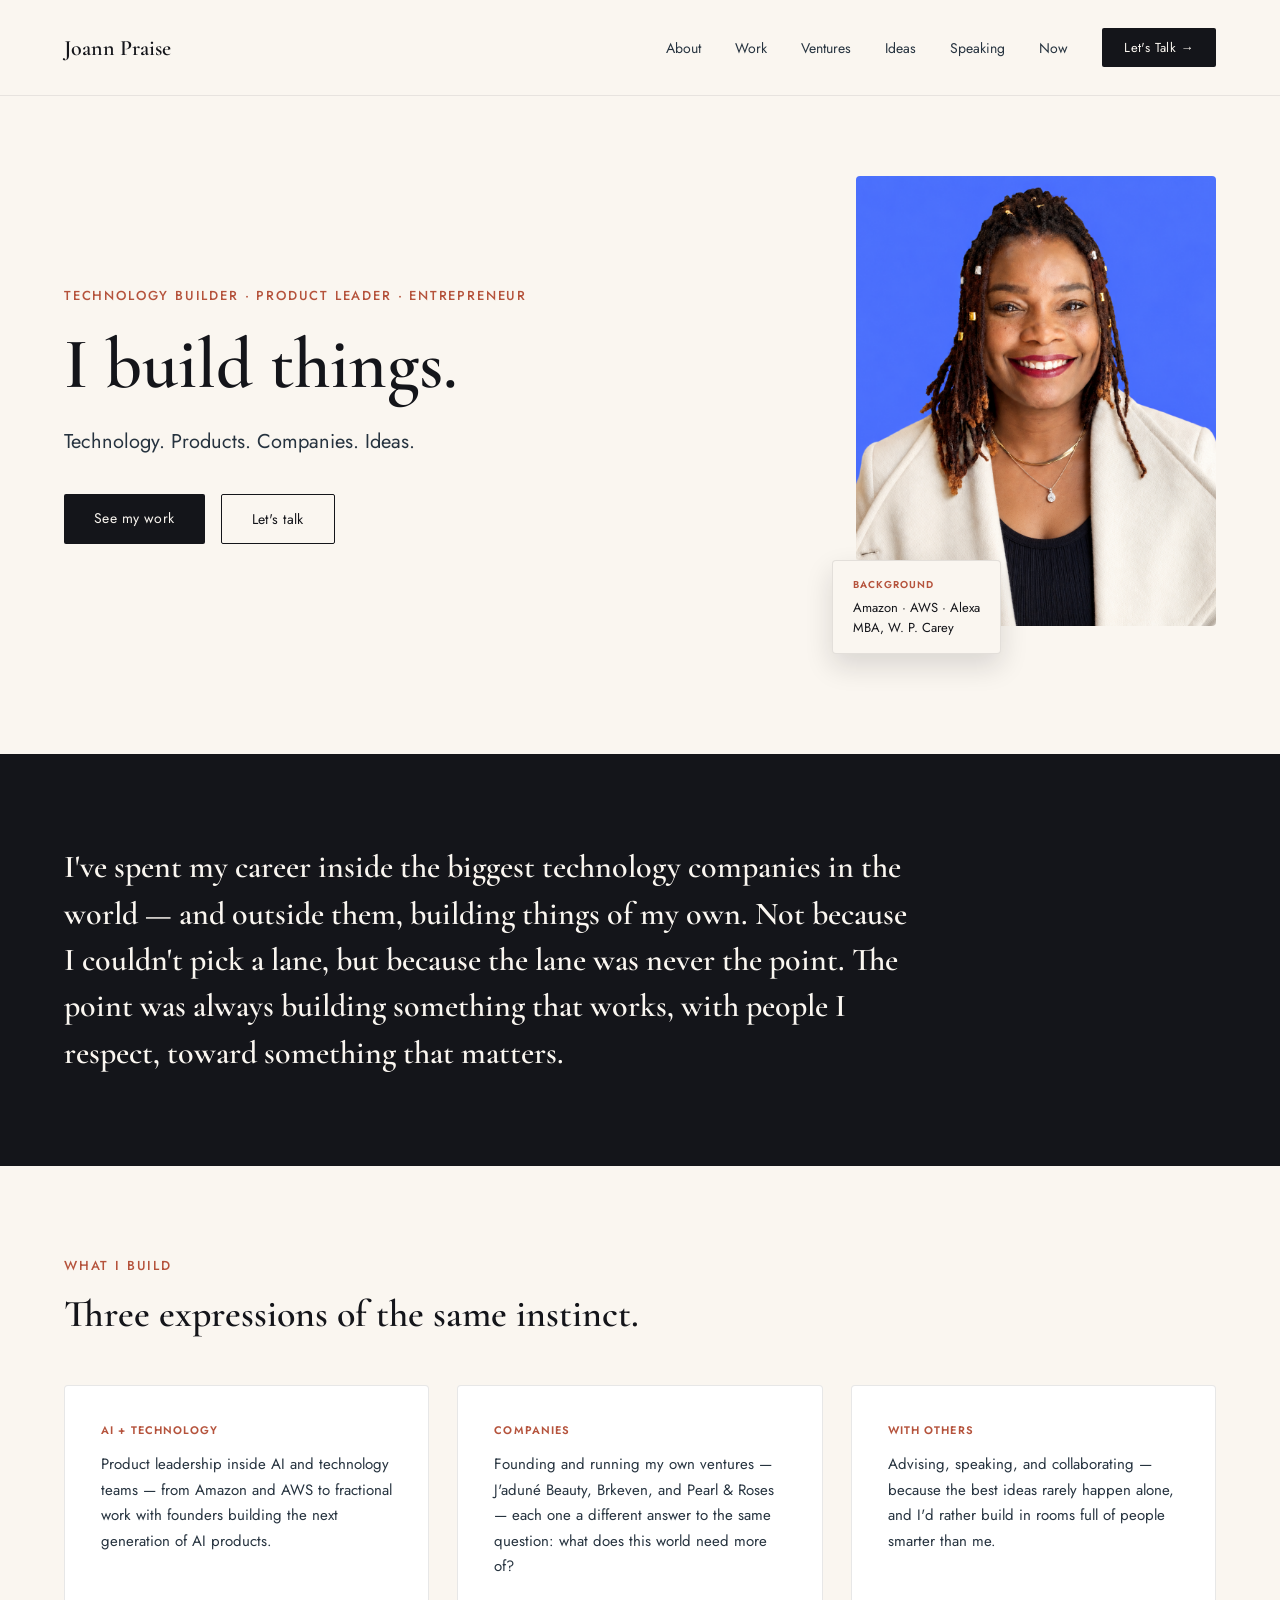
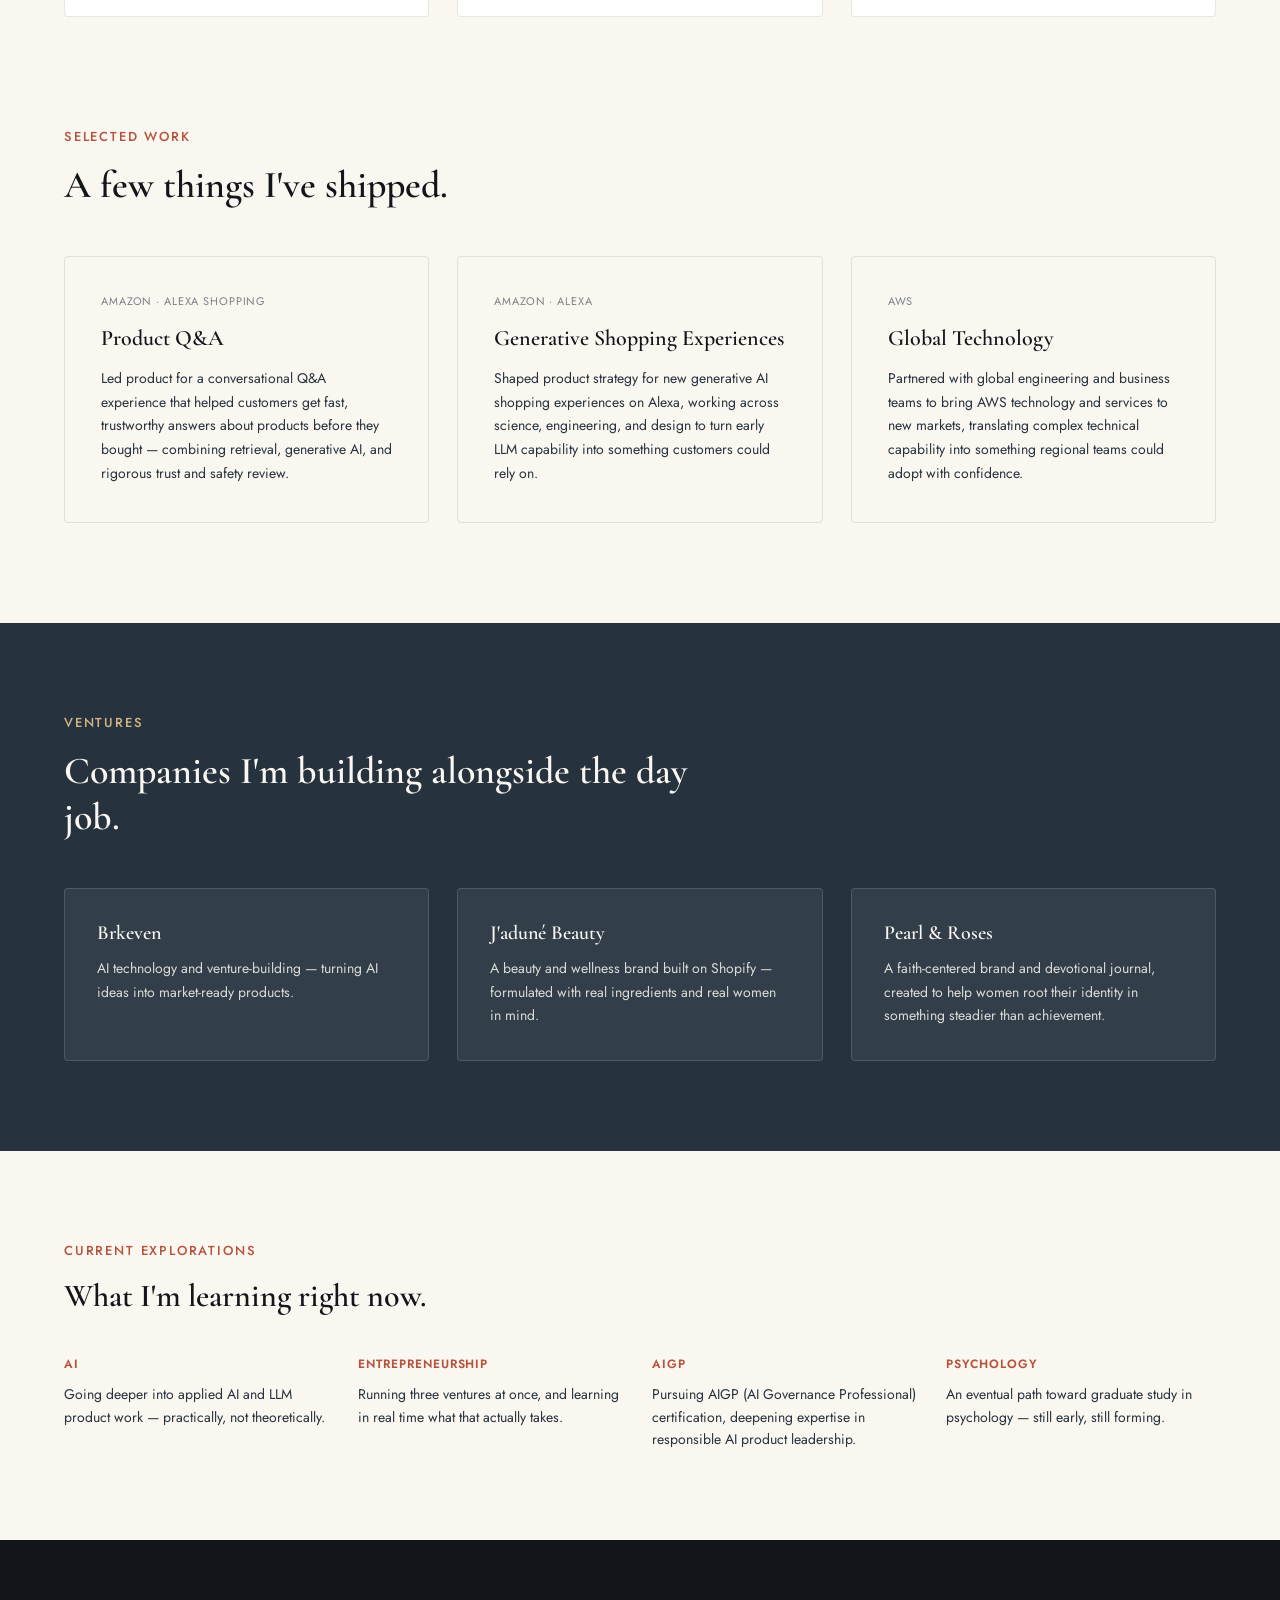
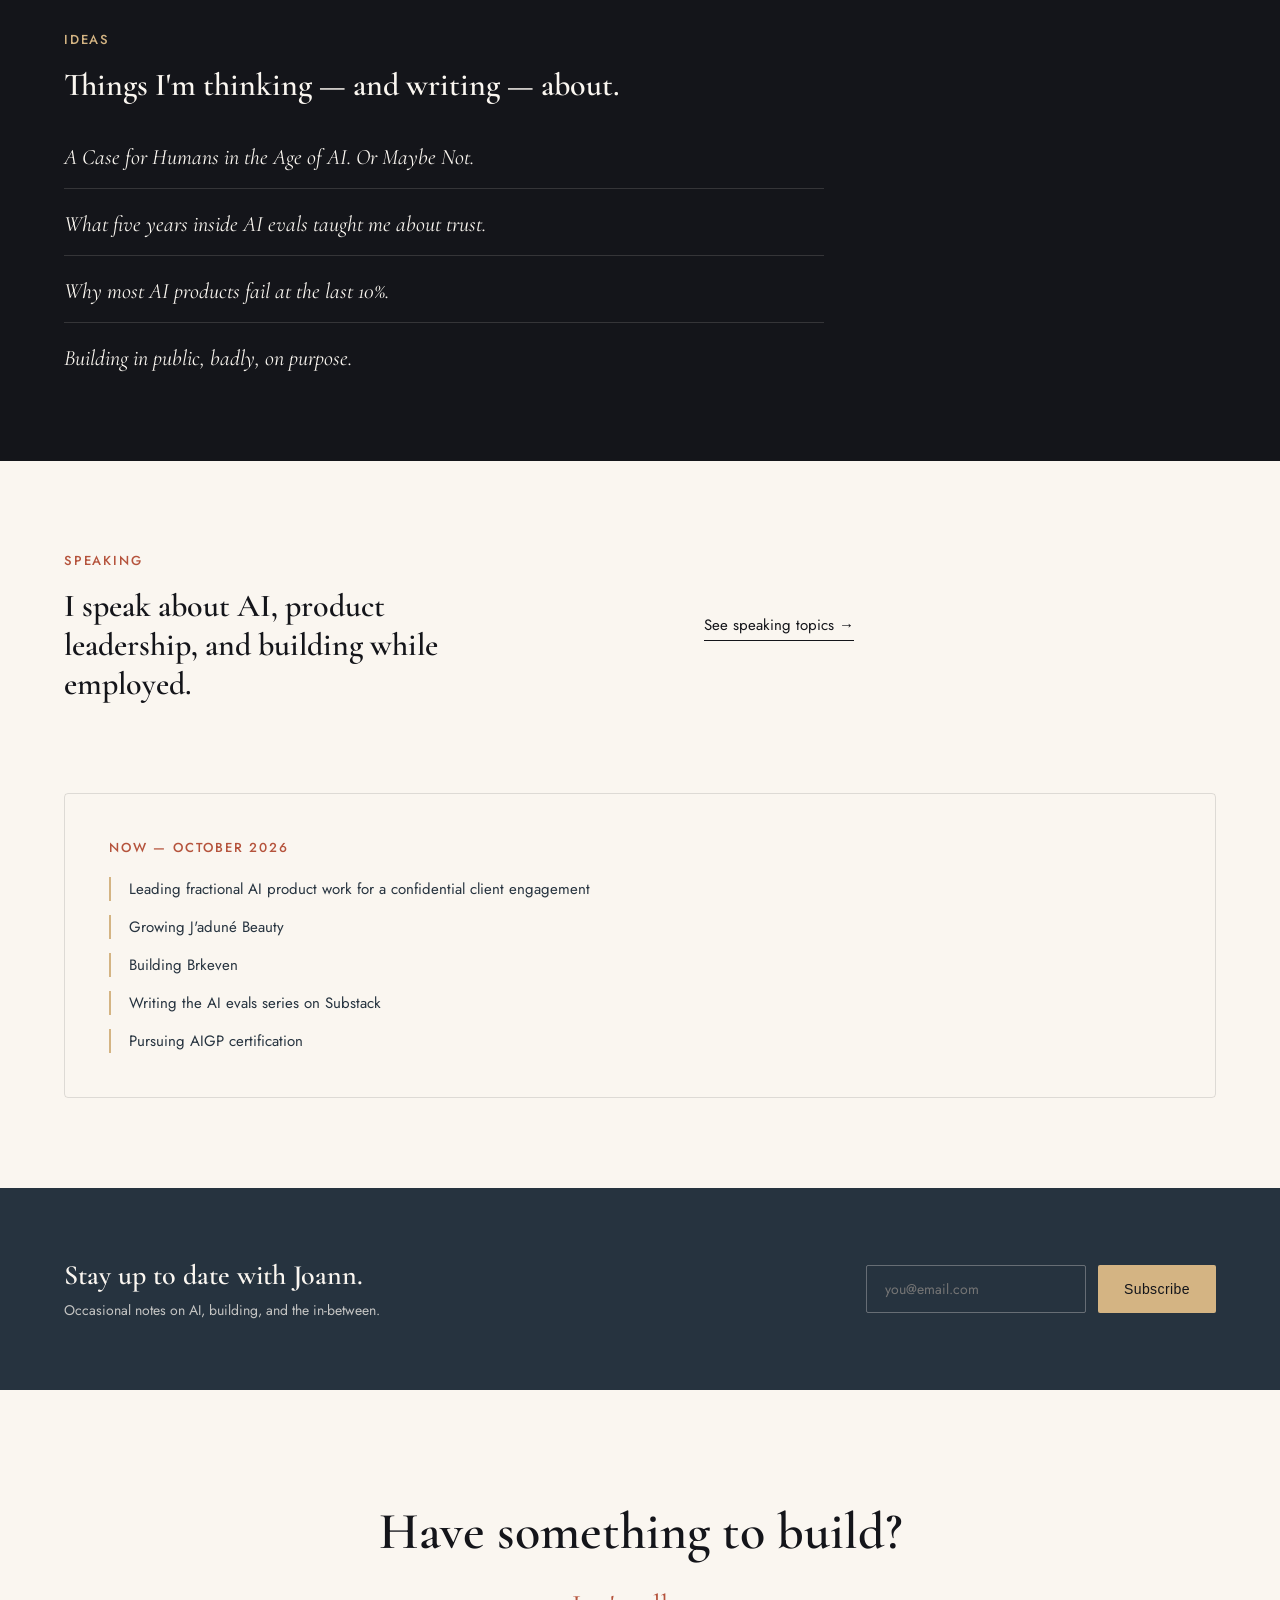
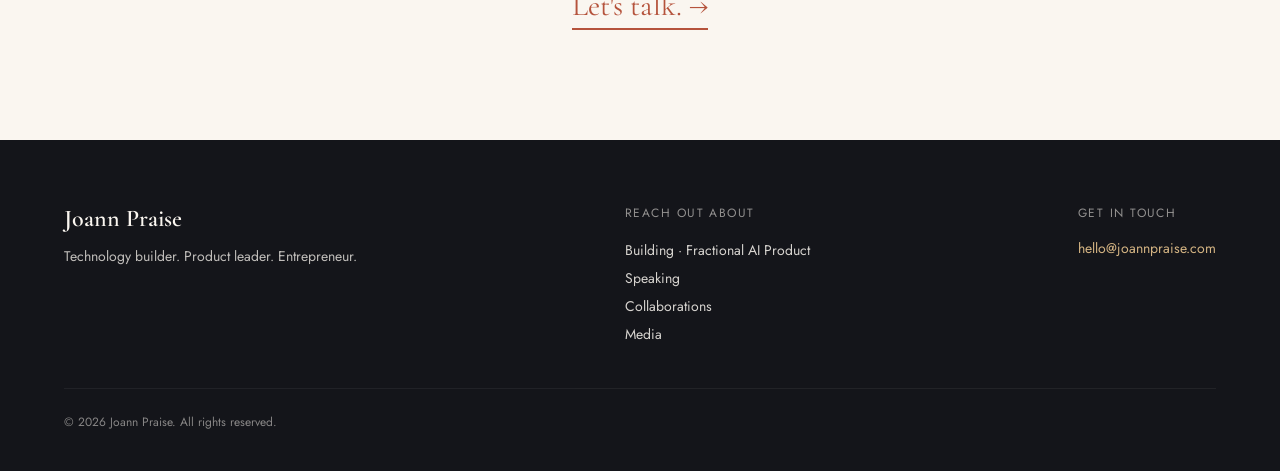
<file: index.html>
<!doctype html>
<html lang="en">
<head>
<meta charset="utf-8">
<meta name="viewport" content="width=device-width, initial-scale=1.0">
<title>Joann Praise — Technology Builder · Product Leader · Entrepreneur</title>
<meta name="description" content="Joann Praise builds technology, products, companies, and ideas — from AI product leadership at Amazon and AWS to founding J'aduné Beauty, Brkeven, and Pearl & Roses.">
<link rel="preconnect" href="https://fonts.googleapis.com">
<link href="https://fonts.googleapis.com/css2?family=Cormorant+Garamond:wght@500;600;700&family=Jost:wght@300;400;500;600&display=swap" rel="stylesheet">
<link rel="stylesheet" href="style.css">
</head>
<body>

<nav class="site-nav">
  <a href="index.html" class="logo">Joann Praise</a>
  <div class="links">
    <a href="about.html" class="nav-link">About</a>
    <a href="work.html" class="nav-link">Work</a>
    <a href="ventures.html" class="nav-link">Ventures</a>
    <a href="ideas.html" class="nav-link">Ideas</a>
    <a href="speaking.html" class="nav-link">Speaking</a>
    <a href="now.html" class="nav-link">Now</a>
    <a href="contact.html" class="btn-animate cta">Let's Talk →</a>
  </div>
</nav>

<section style="padding:80px 64px 100px; display:flex; gap:64px; flex-wrap:wrap; align-items:center;">
  <div style="flex:999 1 480px; min-width:0;">
    <div style="font-size:13px; letter-spacing:0.14em; text-transform:uppercase; color:#B5533C; margin-bottom:22px; font-weight:500; animation:heroIn .8s cubic-bezier(.22,1,.36,1) both; animation-delay:.05s;">Technology Builder · Product Leader · Entrepreneur</div>
    <h1 style="font-size:72px; line-height:1.05; font-weight:600; margin:0 0 24px; color:#14151A; animation:heroIn .8s cubic-bezier(.22,1,.36,1) both; animation-delay:.16s;">I build things.</h1>
    <p style="font-size:20px; line-height:1.6; color:#26333F; max-width:480px; margin:0 0 36px; animation:heroIn .8s cubic-bezier(.22,1,.36,1) both; animation-delay:.28s;">Technology. Products. Companies. Ideas.</p>
    <div style="display:flex; gap:16px; flex-wrap:wrap; animation:heroIn .8s cubic-bezier(.22,1,.36,1) both; animation-delay:.4s;">
      <a href="work.html" class="btn-animate" style="padding:14px 30px; background:#14151A; color:#FAF6F0; font-size:14px; letter-spacing:0.03em; border-radius:2px;">See my work</a>
      <a href="contact.html" class="btn-animate" style="padding:14px 30px; border:1px solid #14151A; color:#14151A; font-size:14px; letter-spacing:0.03em; border-radius:2px;">Let's talk</a>
    </div>
  </div>
  <div style="flex:1 1 360px; min-width:280px; max-width:420px; position:relative; margin-bottom:28px; animation:heroIn .9s cubic-bezier(.22,1,.36,1) both; animation-delay:.2s;">
    <img class="float" src="assets/joann-headshot.png" alt="Joann Praise" style="width:100%; aspect-ratio:4/5; object-fit:cover; border-radius:4px; display:block;">
    <div style="position:absolute; left:-24px; bottom:-28px; background:#FAF6F0; border:1px solid rgba(20,21,26,0.1); border-radius:4px; padding:16px 20px; box-shadow:0 12px 28px rgba(20,21,26,0.14); max-width:250px; animation:badgeIn .7s cubic-bezier(.22,1,.36,1) both; animation-delay:.6s;">
      <div style="font-size:10px; letter-spacing:0.1em; text-transform:uppercase; color:#B5533C; margin-bottom:6px; font-weight:600;">Background</div>
      <div style="font-size:13px; line-height:1.5; color:#14151A;">Amazon · AWS · Alexa<br>MBA, W. P. Carey</div>
    </div>
  </div>
</section>

<section class="reveal" style="background:#14151A; color:#FAF6F0; padding:90px 64px;">
  <div style="max-width:860px;">
    <h2 style="font-size:32px; font-weight:600; line-height:1.45; margin:0;">I've spent my career inside the biggest technology companies in the world — and outside them, building things of my own. Not because I couldn't pick a lane, but because the lane was never the point. The point was always building something that works, with people I respect, toward something that matters.</h2>
  </div>
</section>

<section style="padding:90px 64px;">
  <div class="reveal" style="font-size:13px; letter-spacing:0.14em; text-transform:uppercase; color:#B5533C; margin-bottom:16px; font-weight:500;">What I Build</div>
  <h2 class="reveal" style="font-size:38px; font-weight:600; margin:0 0 48px; color:#14151A; max-width:640px;">Three expressions of the same instinct.</h2>
  <div style="display:grid; grid-template-columns:repeat(3,minmax(0,1fr)); gap:28px;">
    <div class="reveal card-animate" style="background:#FFFFFF; border:1px solid rgba(20,21,26,0.1); border-radius:4px; padding:36px; transition-delay:0s;">
      <div style="font-size:11px; letter-spacing:0.1em; text-transform:uppercase; color:#B5533C; margin-bottom:14px; font-weight:600;">AI + Technology</div>
      <p style="font-size:15px; line-height:1.7; color:#26333F; margin:0;">Product leadership inside AI and technology teams — from Amazon and AWS to fractional work with founders building the next generation of AI products.</p>
    </div>
    <div class="reveal card-animate" style="background:#FFFFFF; border:1px solid rgba(20,21,26,0.1); border-radius:4px; padding:36px; transition-delay:.08s;">
      <div style="font-size:11px; letter-spacing:0.1em; text-transform:uppercase; color:#B5533C; margin-bottom:14px; font-weight:600;">Companies</div>
      <p style="font-size:15px; line-height:1.7; color:#26333F; margin:0;">Founding and running my own ventures — J'aduné Beauty, Brkeven, and Pearl &amp; Roses — each one a different answer to the same question: what does this world need more of?</p>
    </div>
    <div class="reveal card-animate" style="background:#FFFFFF; border:1px solid rgba(20,21,26,0.1); border-radius:4px; padding:36px; transition-delay:.16s;">
      <div style="font-size:11px; letter-spacing:0.1em; text-transform:uppercase; color:#B5533C; margin-bottom:14px; font-weight:600;">With Others</div>
      <p style="font-size:15px; line-height:1.7; color:#26333F; margin:0;">Advising, speaking, and collaborating — because the best ideas rarely happen alone, and I'd rather build in rooms full of people smarter than me.</p>
    </div>
  </div>
</section>

<section style="padding:20px 64px 100px;">
  <div class="reveal" style="font-size:13px; letter-spacing:0.14em; text-transform:uppercase; color:#B5533C; margin-bottom:16px; font-weight:500;">Selected Work</div>
  <h2 class="reveal" style="font-size:38px; font-weight:600; margin:0 0 48px; color:#14151A; max-width:640px;">A few things I've shipped.</h2>
  <div style="display:grid; grid-template-columns:repeat(3,minmax(0,1fr)); gap:28px;">
    <div class="reveal card-animate" style="border:1px solid rgba(20,21,26,0.1); border-radius:4px; padding:36px; display:flex; flex-direction:column; gap:16px; transition-delay:0s;">
      <div style="font-size:11px; letter-spacing:0.08em; text-transform:uppercase; color:#26333F; opacity:0.6;">Amazon · Alexa Shopping</div>
      <h3 style="font-size:22px; font-weight:600; margin:0; color:#14151A;">Product Q&amp;A</h3>
      <p style="font-size:14px; line-height:1.7; color:#26333F; margin:0;">Led product for a conversational Q&amp;A experience that helped customers get fast, trustworthy answers about products before they bought — combining retrieval, generative AI, and rigorous trust and safety review.</p>
    </div>
    <div class="reveal card-animate" style="border:1px solid rgba(20,21,26,0.1); border-radius:4px; padding:36px; display:flex; flex-direction:column; gap:16px; transition-delay:.08s;">
      <div style="font-size:11px; letter-spacing:0.08em; text-transform:uppercase; color:#26333F; opacity:0.6;">Amazon · Alexa</div>
      <h3 style="font-size:22px; font-weight:600; margin:0; color:#14151A;">Generative Shopping Experiences</h3>
      <p style="font-size:14px; line-height:1.7; color:#26333F; margin:0;">Shaped product strategy for new generative AI shopping experiences on Alexa, working across science, engineering, and design to turn early LLM capability into something customers could rely on.</p>
    </div>
    <div class="reveal card-animate" style="border:1px solid rgba(20,21,26,0.1); border-radius:4px; padding:36px; display:flex; flex-direction:column; gap:16px; transition-delay:.16s;">
      <div style="font-size:11px; letter-spacing:0.08em; text-transform:uppercase; color:#26333F; opacity:0.6;">AWS</div>
      <h3 style="font-size:22px; font-weight:600; margin:0; color:#14151A;">Global Technology</h3>
      <p style="font-size:14px; line-height:1.7; color:#26333F; margin:0;">Partnered with global engineering and business teams to bring AWS technology and services to new markets, translating complex technical capability into something regional teams could adopt with confidence.</p>
    </div>
  </div>
</section>

<section class="reveal" style="background:#26333F; color:#FAF6F0; padding:90px 64px;">
  <div style="font-size:13px; letter-spacing:0.14em; text-transform:uppercase; color:#D4B483; margin-bottom:16px; font-weight:500;">Ventures</div>
  <h2 style="font-size:38px; font-weight:600; margin:0 0 48px; max-width:640px;">Companies I'm building alongside the day job.</h2>
  <div style="display:grid; grid-template-columns:repeat(3,minmax(0,1fr)); gap:28px;">
    <div class="card-animate" style="background:rgba(250,246,240,0.06); border:1px solid rgba(250,246,240,0.14); border-radius:4px; padding:32px;">
      <h3 style="font-size:20px; font-weight:600; margin:0 0 12px; color:#FAF6F0;">Brkeven</h3>
      <p style="font-size:14px; line-height:1.7; opacity:0.85; margin:0;">AI technology and venture-building — turning AI ideas into market-ready products.</p>
    </div>
    <div class="card-animate" style="background:rgba(250,246,240,0.06); border:1px solid rgba(250,246,240,0.14); border-radius:4px; padding:32px;">
      <h3 style="font-size:20px; font-weight:600; margin:0 0 12px; color:#FAF6F0;">J'aduné Beauty</h3>
      <p style="font-size:14px; line-height:1.7; opacity:0.85; margin:0;">A beauty and wellness brand built on Shopify — formulated with real ingredients and real women in mind.</p>
    </div>
    <div class="card-animate" style="background:rgba(250,246,240,0.06); border:1px solid rgba(250,246,240,0.14); border-radius:4px; padding:32px;">
      <h3 style="font-size:20px; font-weight:600; margin:0 0 12px; color:#FAF6F0;">Pearl &amp; Roses</h3>
      <p style="font-size:14px; line-height:1.7; opacity:0.85; margin:0;">A faith-centered brand and devotional journal, created to help women root their identity in something steadier than achievement.</p>
    </div>
  </div>
</section>

<section style="padding:90px 64px;">
  <div class="reveal" style="font-size:13px; letter-spacing:0.14em; text-transform:uppercase; color:#B5533C; margin-bottom:16px; font-weight:500;">Current Explorations</div>
  <h2 class="reveal" style="font-size:32px; font-weight:600; margin:0 0 40px; color:#14151A; max-width:640px;">What I'm learning right now.</h2>
  <div style="display:grid; grid-template-columns:repeat(4,minmax(0,1fr)); gap:24px;">
    <div class="reveal" style="transition-delay:0s;"><div style="font-size:12px; letter-spacing:0.08em; text-transform:uppercase; color:#B5533C; margin-bottom:10px; font-weight:600;">AI</div><p style="font-size:14px; line-height:1.6; color:#26333F; margin:0;">Going deeper into applied AI and LLM product work — practically, not theoretically.</p></div>
    <div class="reveal" style="transition-delay:.06s;"><div style="font-size:12px; letter-spacing:0.08em; text-transform:uppercase; color:#B5533C; margin-bottom:10px; font-weight:600;">Entrepreneurship</div><p style="font-size:14px; line-height:1.6; color:#26333F; margin:0;">Running three ventures at once, and learning in real time what that actually takes.</p></div>
    <div class="reveal" style="transition-delay:.12s;"><div style="font-size:12px; letter-spacing:0.08em; text-transform:uppercase; color:#B5533C; margin-bottom:10px; font-weight:600;">AIGP</div><p style="font-size:14px; line-height:1.6; color:#26333F; margin:0;">Pursuing AIGP (AI Governance Professional) certification, deepening expertise in responsible AI product leadership.</p></div>
    <div class="reveal" style="transition-delay:.18s;"><div style="font-size:12px; letter-spacing:0.08em; text-transform:uppercase; color:#B5533C; margin-bottom:10px; font-weight:600;">Psychology</div><p style="font-size:14px; line-height:1.6; color:#26333F; margin:0;">An eventual path toward graduate study in psychology — still early, still forming.</p></div>
  </div>
</section>

<section class="reveal" style="background:#14151A; color:#FAF6F0; padding:90px 64px;">
  <div style="font-size:13px; letter-spacing:0.14em; text-transform:uppercase; color:#D4B483; margin-bottom:16px; font-weight:500;">Ideas</div>
  <h2 style="font-size:32px; font-weight:600; margin:0 0 40px; max-width:640px;">Things I'm thinking — and writing — about.</h2>
  <div style="display:flex; flex-direction:column; gap:22px; max-width:760px;">
    <a href="ideas.html" class="idea-link" style="font-family:'Cormorant Garamond',serif; font-style:italic; font-size:22px; color:#FAF6F0; border-bottom:1px solid rgba(250,246,240,0.14); padding-bottom:18px;">A Case for Humans in the Age of AI. Or Maybe Not.</a>
    <a href="ideas.html" class="idea-link" style="font-family:'Cormorant Garamond',serif; font-style:italic; font-size:22px; color:#FAF6F0; border-bottom:1px solid rgba(250,246,240,0.14); padding-bottom:18px;">What five years inside AI evals taught me about trust.</a>
    <a href="ideas.html" class="idea-link" style="font-family:'Cormorant Garamond',serif; font-style:italic; font-size:22px; color:#FAF6F0; border-bottom:1px solid rgba(250,246,240,0.14); padding-bottom:18px;">Why most AI products fail at the last 10%.</a>
    <a href="ideas.html" class="idea-link" style="font-family:'Cormorant Garamond',serif; font-style:italic; font-size:22px; color:#FAF6F0;">Building in public, badly, on purpose.</a>
  </div>
</section>

<section class="reveal" style="padding:90px 64px; display:flex; gap:48px; flex-wrap:wrap; align-items:center;">
  <div style="flex:1 1 360px;">
    <div style="font-size:13px; letter-spacing:0.14em; text-transform:uppercase; color:#B5533C; margin-bottom:16px; font-weight:500;">Speaking</div>
    <h2 style="font-size:32px; font-weight:600; margin:0; max-width:420px; color:#14151A;">I speak about AI, product leadership, and building while employed.</h2>
  </div>
  <div style="flex:1 1 280px;">
    <a href="speaking.html" class="idea-link" style="font-size:15px; color:#14151A; border-bottom:1px solid #14151A; padding-bottom:4px;">See speaking topics →</a>
  </div>
</section>

<section style="padding:0 64px 90px;">
  <div class="reveal" style="border:1px solid rgba(20,21,26,0.12); border-radius:4px; padding:44px;">
    <div style="font-size:13px; letter-spacing:0.14em; text-transform:uppercase; color:#B5533C; margin-bottom:20px; font-weight:500;">Now — October 2026</div>
    <ul style="margin:0; padding:0; list-style:none; display:flex; flex-direction:column; gap:14px; font-size:15px; line-height:1.6; color:#26333F;">
      <li style="padding-left:18px; border-left:2px solid #D4B483;">Leading fractional AI product work for a confidential client engagement</li>
      <li style="padding-left:18px; border-left:2px solid #D4B483;">Growing J'aduné Beauty</li>
      <li style="padding-left:18px; border-left:2px solid #D4B483;">Building Brkeven</li>
      <li style="padding-left:18px; border-left:2px solid #D4B483;">Writing the AI evals series on Substack</li>
      <li style="padding-left:18px; border-left:2px solid #D4B483;">Pursuing AIGP certification</li>
    </ul>
  </div>
</section>

<section class="reveal" style="background:#26333F; color:#FAF6F0; padding:70px 64px;">
  <div style="display:flex; justify-content:space-between; align-items:center; gap:32px; flex-wrap:wrap;">
    <div>
      <h2 style="font-size:28px; font-weight:600; margin:0 0 8px;">Stay up to date with Joann.</h2>
      <p style="font-size:14px; opacity:0.75; margin:0;">Occasional notes on AI, building, and the in-between.</p>
    </div>
    <form action="https://formspree.io/f/mdeeakvd" method="POST" style="display:flex; gap:12px; flex-wrap:wrap;">
      <input type="email" name="email" placeholder="you@email.com" aria-label="Email address" required style="padding:13px 18px; border-radius:2px; border:1px solid rgba(250,246,240,0.3); background:transparent; color:#FAF6F0; font-size:14px; min-width:220px;">
      <button type="submit" class="btn-animate" style="padding:13px 26px; background:#D4B483; color:#14151A; border:none; border-radius:2px; font-size:14px; letter-spacing:0.03em; font-weight:500;">Subscribe</button>
    </form>
  </div>
</section>

<section class="reveal" style="padding:110px 64px; text-align:center;">
  <h2 style="font-size:52px; font-weight:600; margin:0 0 24px; color:#14151A;">Have something to build?</h2>
  <a href="contact.html" class="idea-link" style="font-family:'Cormorant Garamond',serif; font-size:30px; color:#B5533C; border-bottom:2px solid #B5533C; padding-bottom:4px;">Let's talk. →</a>
</section>

<footer class="site-footer">
  <div class="cols">
    <div style="max-width:380px;">
      <div class="brand">Joann Praise</div>
      <div style="font-size:14px; line-height:1.7; opacity:0.75;">Technology builder. Product leader. Entrepreneur.</div>
    </div>
    <div>
      <div class="label">Reach out about</div>
      <div style="font-size:14px; line-height:2; opacity:0.85;">Building · Fractional AI Product<br>Speaking<br>Collaborations<br>Media</div>
    </div>
    <div>
      <div class="label">Get in touch</div>
      <a href="mailto:hello@joannpraise.com" style="font-size:14px; color:#D4B483;">hello@joannpraise.com</a>
    </div>
  </div>
  <div class="bottom">© 2026 Joann Praise. All rights reserved.</div>
</footer>

<script src="script.js" defer></script>
</body>
</html>
</file>
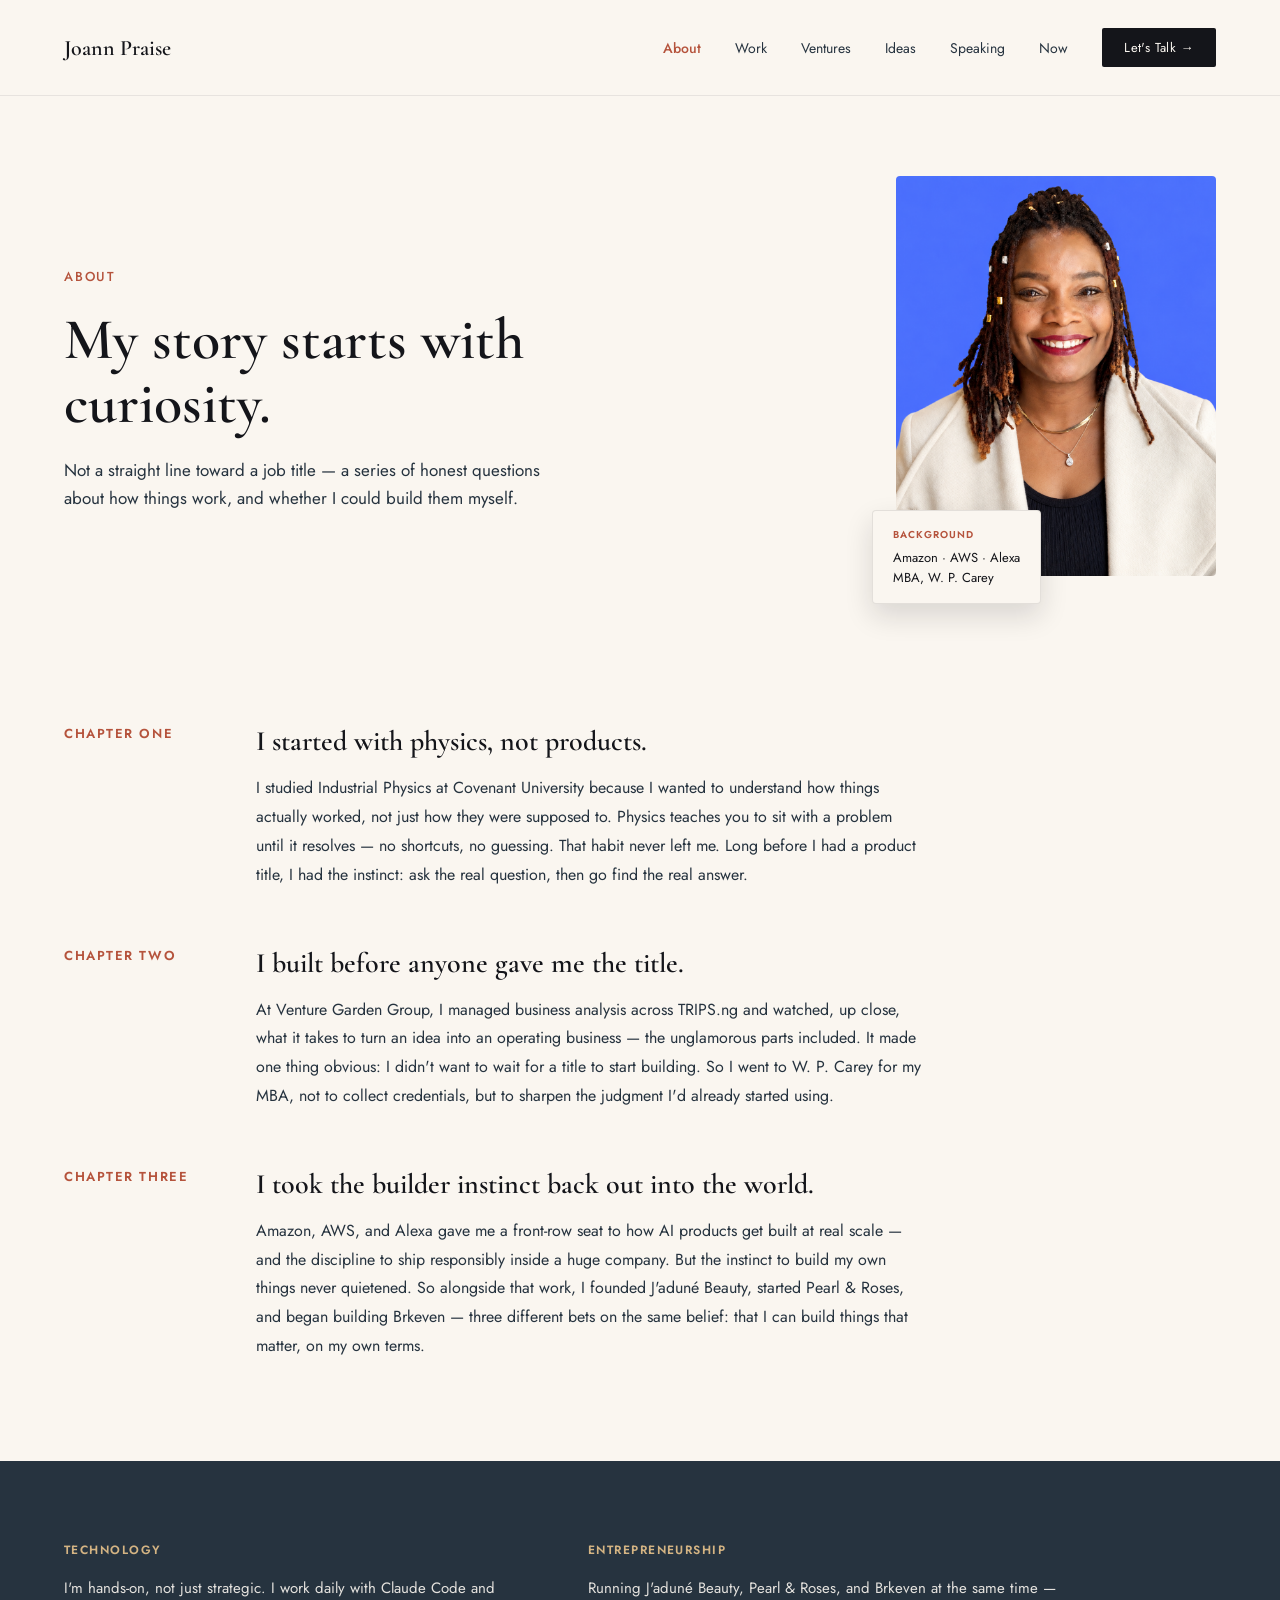
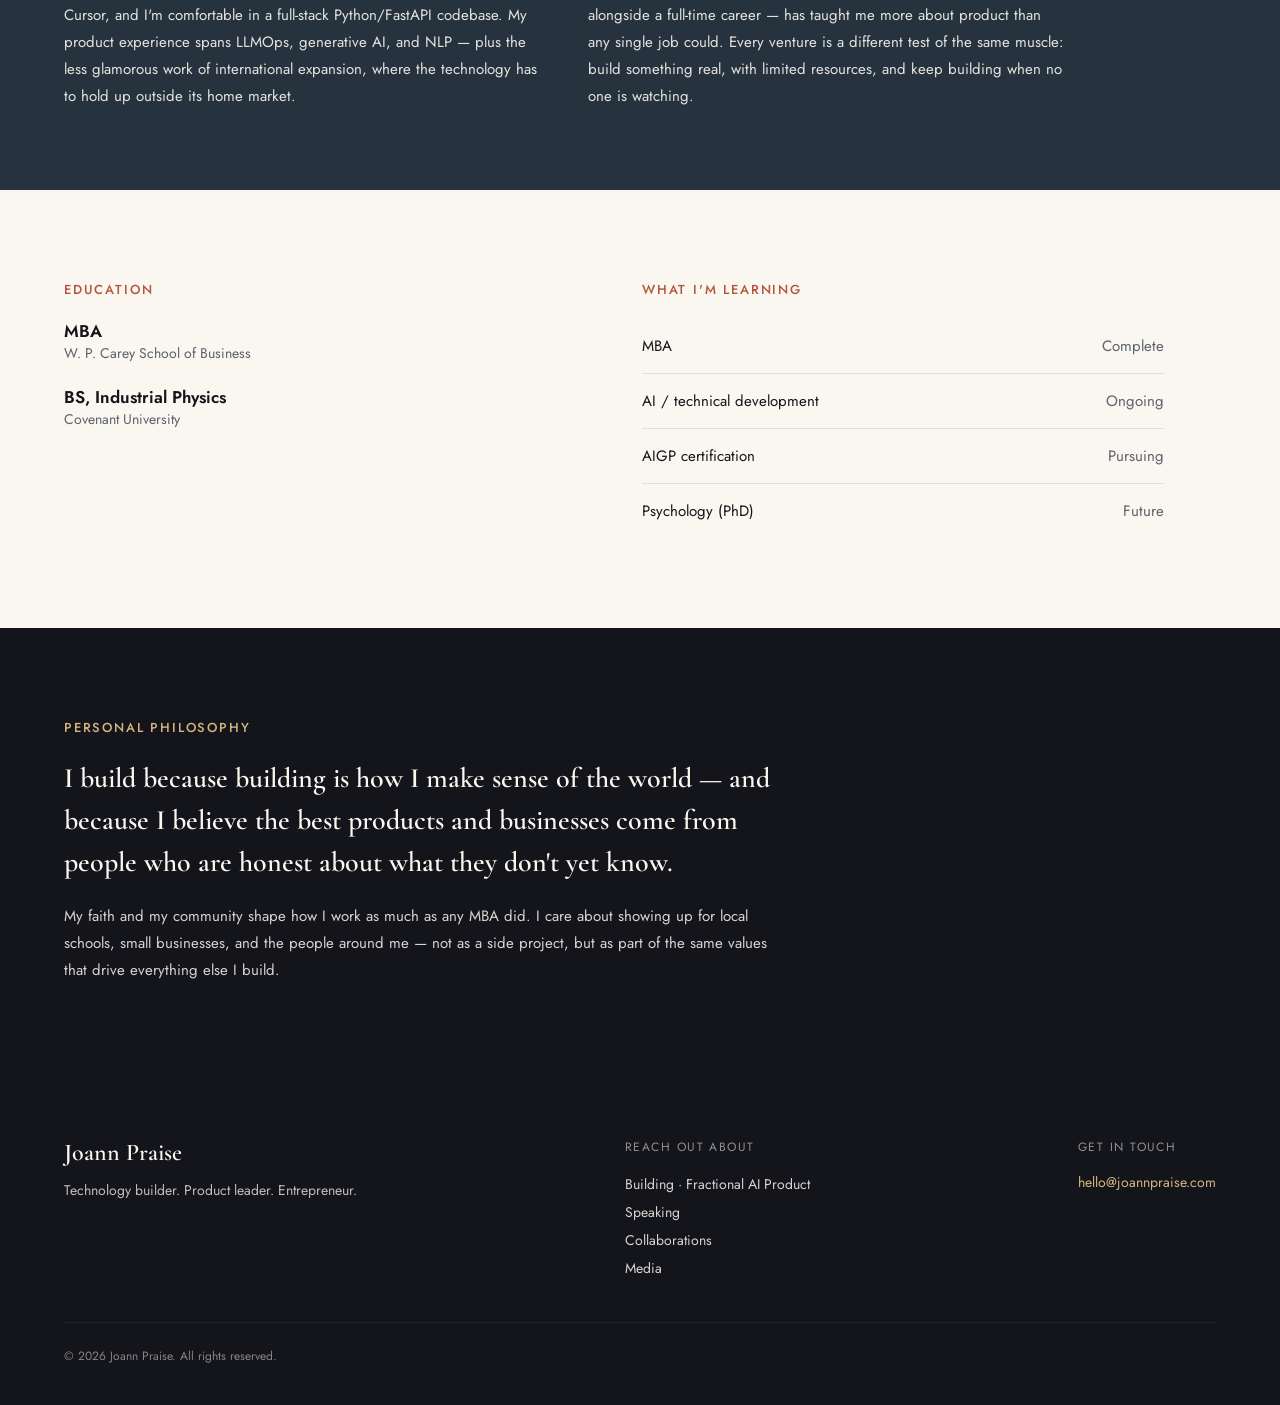
<file: about.html>
<!doctype html>
<html lang="en">
<head>
<meta charset="utf-8">
<meta name="viewport" content="width=device-width, initial-scale=1.0">
<title>About — Joann Praise</title>
<meta name="description" content="Joann Praise's story — from Industrial Physics at Covenant University to Amazon, AWS, and Alexa, to founding J'aduné Beauty, Pearl & Roses, and Brkeven.">
<link rel="preconnect" href="https://fonts.googleapis.com">
<link href="https://fonts.googleapis.com/css2?family=Cormorant+Garamond:wght@500;600;700&family=Jost:wght@300;400;500;600&display=swap" rel="stylesheet">
<link rel="stylesheet" href="style.css">
</head>
<body>

<nav class="site-nav">
  <a href="index.html" class="logo">Joann Praise</a>
  <div class="links">
    <a href="about.html" class="nav-link active">About</a>
    <a href="work.html" class="nav-link">Work</a>
    <a href="ventures.html" class="nav-link">Ventures</a>
    <a href="ideas.html" class="nav-link">Ideas</a>
    <a href="speaking.html" class="nav-link">Speaking</a>
    <a href="now.html" class="nav-link">Now</a>
    <a href="contact.html" class="btn-animate cta">Let's Talk →</a>
  </div>
</nav>

<section style="padding:80px 64px 90px; display:flex; gap:64px; flex-wrap:wrap; align-items:center;">
  <div style="flex:999 1 480px; min-width:0;">
    <div style="font-size:13px; letter-spacing:0.14em; text-transform:uppercase; color:#B5533C; margin-bottom:22px; font-weight:500; animation:heroIn .8s cubic-bezier(.22,1,.36,1) both; animation-delay:.05s;">About</div>
    <h1 style="font-size:58px; line-height:1.1; font-weight:600; margin:0 0 20px; color:#14151A; max-width:560px; animation:heroIn .8s cubic-bezier(.22,1,.36,1) both; animation-delay:.16s;">My story starts with curiosity.</h1>
    <p style="font-size:17px; line-height:1.7; color:#26333F; max-width:480px; margin:0; animation:heroIn .8s cubic-bezier(.22,1,.36,1) both; animation-delay:.28s;">Not a straight line toward a job title — a series of honest questions about how things work, and whether I could build them myself.</p>
  </div>
  <div style="flex:1 1 320px; min-width:260px; max-width:380px; position:relative; margin-bottom:28px; animation:heroIn .9s cubic-bezier(.22,1,.36,1) both; animation-delay:.2s;">
    <img class="float" src="assets/joann-headshot.png" alt="Joann Praise" style="width:100%; aspect-ratio:4/5; object-fit:cover; border-radius:4px; display:block;">
    <div style="position:absolute; left:-24px; bottom:-28px; background:#FAF6F0; border:1px solid rgba(20,21,26,0.1); border-radius:4px; padding:16px 20px; box-shadow:0 12px 28px rgba(20,21,26,0.14); max-width:240px; animation:badgeIn .7s cubic-bezier(.22,1,.36,1) both; animation-delay:.6s;">
      <div style="font-size:10px; letter-spacing:0.1em; text-transform:uppercase; color:#B5533C; margin-bottom:6px; font-weight:600;">Background</div>
      <div style="font-size:13px; line-height:1.5; color:#14151A;">Amazon · AWS · Alexa<br>MBA, W. P. Carey</div>
    </div>
  </div>
</section>

<section style="padding:30px 64px 100px;">
  <div style="display:flex; flex-direction:column; gap:56px; max-width:860px;">
    <div class="reveal" style="display:flex; gap:32px; flex-wrap:wrap; transition-delay:0s;">
      <div style="flex:0 0 160px; font-size:13px; letter-spacing:0.12em; text-transform:uppercase; color:#B5533C; font-weight:600;">Chapter One</div>
      <div style="flex:1 1 480px; min-width:0;">
        <h2 style="font-size:28px; font-weight:600; margin:0 0 16px; color:#14151A;">I started with physics, not products.</h2>
        <p style="font-size:16px; line-height:1.8; color:#26333F; margin:0;">I studied Industrial Physics at Covenant University because I wanted to understand how things actually worked, not just how they were supposed to. Physics teaches you to sit with a problem until it resolves — no shortcuts, no guessing. That habit never left me. Long before I had a product title, I had the instinct: ask the real question, then go find the real answer.</p>
      </div>
    </div>
    <div class="reveal" style="display:flex; gap:32px; flex-wrap:wrap; transition-delay:.08s;">
      <div style="flex:0 0 160px; font-size:13px; letter-spacing:0.12em; text-transform:uppercase; color:#B5533C; font-weight:600;">Chapter Two</div>
      <div style="flex:1 1 480px; min-width:0;">
        <h2 style="font-size:28px; font-weight:600; margin:0 0 16px; color:#14151A;">I built before anyone gave me the title.</h2>
        <p style="font-size:16px; line-height:1.8; color:#26333F; margin:0;">At Venture Garden Group, I managed business analysis across TRIPS.ng and watched, up close, what it takes to turn an idea into an operating business — the unglamorous parts included. It made one thing obvious: I didn't want to wait for a title to start building. So I went to W. P. Carey for my MBA, not to collect credentials, but to sharpen the judgment I'd already started using.</p>
      </div>
    </div>
    <div class="reveal" style="display:flex; gap:32px; flex-wrap:wrap; transition-delay:.16s;">
      <div style="flex:0 0 160px; font-size:13px; letter-spacing:0.12em; text-transform:uppercase; color:#B5533C; font-weight:600;">Chapter Three</div>
      <div style="flex:1 1 480px; min-width:0;">
        <h2 style="font-size:28px; font-weight:600; margin:0 0 16px; color:#14151A;">I took the builder instinct back out into the world.</h2>
        <p style="font-size:16px; line-height:1.8; color:#26333F; margin:0;">Amazon, AWS, and Alexa gave me a front-row seat to how AI products get built at real scale — and the discipline to ship responsibly inside a huge company. But the instinct to build my own things never quietened. So alongside that work, I founded J'aduné Beauty, started Pearl &amp; Roses, and began building Brkeven — three different bets on the same belief: that I can build things that matter, on my own terms.</p>
      </div>
    </div>
  </div>
</section>

<section class="reveal" style="background:#26333F; color:#FAF6F0; padding:80px 64px;">
  <div style="display:grid; grid-template-columns:repeat(2,minmax(0,1fr)); gap:48px; max-width:1000px;">
    <div>
      <div style="font-size:12px; letter-spacing:0.12em; text-transform:uppercase; color:#D4B483; margin-bottom:16px; font-weight:600;">Technology</div>
      <p style="font-size:15px; line-height:1.8; opacity:0.9; margin:0;">I'm hands-on, not just strategic. I work daily with Claude Code and Cursor, and I'm comfortable in a full-stack Python/FastAPI codebase. My product experience spans LLMOps, generative AI, and NLP — plus the less glamorous work of international expansion, where the technology has to hold up outside its home market.</p>
    </div>
    <div>
      <div style="font-size:12px; letter-spacing:0.12em; text-transform:uppercase; color:#D4B483; margin-bottom:16px; font-weight:600;">Entrepreneurship</div>
      <p style="font-size:15px; line-height:1.8; opacity:0.9; margin:0;">Running J'aduné Beauty, Pearl &amp; Roses, and Brkeven at the same time — alongside a full-time career — has taught me more about product than any single job could. Every venture is a different test of the same muscle: build something real, with limited resources, and keep building when no one is watching.</p>
    </div>
  </div>
</section>

<section style="padding:90px 64px;">
  <div style="display:grid; grid-template-columns:1fr 1fr; gap:56px; max-width:1100px;">
    <div class="reveal" style="transition-delay:0s;">
      <div style="font-size:13px; letter-spacing:0.14em; text-transform:uppercase; color:#B5533C; margin-bottom:20px; font-weight:500;">Education</div>
      <div style="margin-bottom:22px;">
        <div style="font-size:17px; font-weight:600; color:#14151A;">MBA</div>
        <div style="font-size:14px; color:#26333F; opacity:0.75;">W. P. Carey School of Business</div>
      </div>
      <div>
        <div style="font-size:17px; font-weight:600; color:#14151A;">BS, Industrial Physics</div>
        <div style="font-size:14px; color:#26333F; opacity:0.75;">Covenant University</div>
      </div>
    </div>
    <div class="reveal" style="transition-delay:.1s;">
      <div style="font-size:13px; letter-spacing:0.14em; text-transform:uppercase; color:#B5533C; margin-bottom:20px; font-weight:500;">What I'm Learning</div>
      <table>
        <tr><td style="color:#14151A;">MBA</td><td style="text-align:right; color:#26333F; opacity:0.75;">Complete</td></tr>
        <tr><td style="color:#14151A;">AI / technical development</td><td style="text-align:right; color:#26333F; opacity:0.75;">Ongoing</td></tr>
        <tr><td style="color:#14151A;">AIGP certification</td><td style="text-align:right; color:#26333F; opacity:0.75;">Pursuing</td></tr>
        <tr><td style="color:#14151A; border-bottom:none;">Psychology (PhD)</td><td style="text-align:right; color:#26333F; opacity:0.75; border-bottom:none;">Future</td></tr>
      </table>
    </div>
  </div>
</section>

<section class="reveal" style="background:#14151A; color:#FAF6F0; padding:90px 64px;">
  <div style="max-width:720px;">
    <div style="font-size:13px; letter-spacing:0.14em; text-transform:uppercase; color:#D4B483; margin-bottom:20px; font-weight:500;">Personal Philosophy</div>
    <h2 style="font-size:28px; font-weight:600; line-height:1.5; margin:0 0 20px;">I build because building is how I make sense of the world — and because I believe the best products and businesses come from people who are honest about what they don't yet know.</h2>
    <p style="font-size:15px; line-height:1.8; opacity:0.85; margin:0;">My faith and my community shape how I work as much as any MBA did. I care about showing up for local schools, small businesses, and the people around me — not as a side project, but as part of the same values that drive everything else I build.</p>
  </div>
</section>

<footer class="site-footer">
  <div class="cols">
    <div style="max-width:380px;">
      <div class="brand">Joann Praise</div>
      <div style="font-size:14px; line-height:1.7; opacity:0.75;">Technology builder. Product leader. Entrepreneur.</div>
    </div>
    <div>
      <div class="label">Reach out about</div>
      <div style="font-size:14px; line-height:2; opacity:0.85;">Building · Fractional AI Product<br>Speaking<br>Collaborations<br>Media</div>
    </div>
    <div>
      <div class="label">Get in touch</div>
      <a href="mailto:hello@joannpraise.com" style="font-size:14px; color:#D4B483;">hello@joannpraise.com</a>
    </div>
  </div>
  <div class="bottom">© 2026 Joann Praise. All rights reserved.</div>
</footer>

<script src="script.js" defer></script>
</body>
</html>
</file>
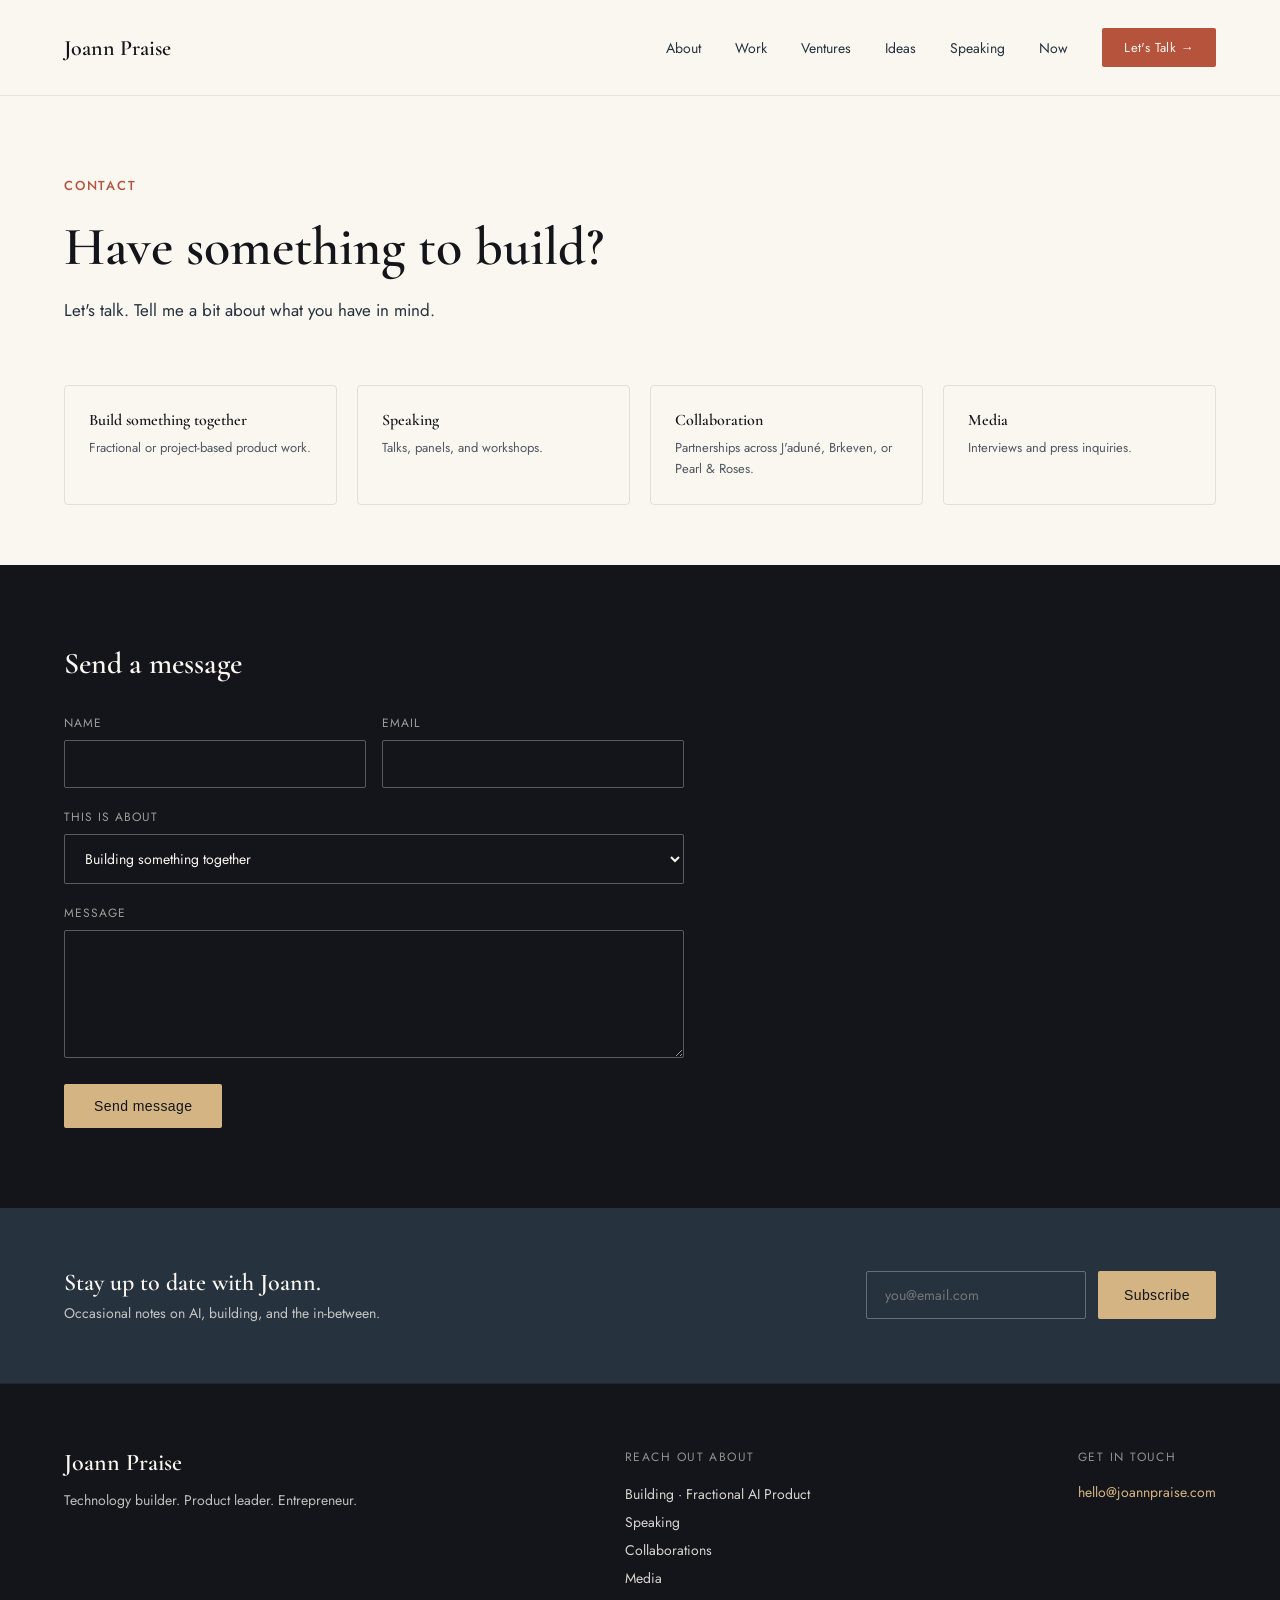
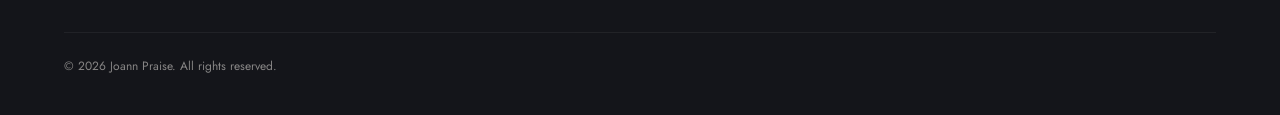
<file: contact.html>
<!doctype html>
<html lang="en">
<head>
<meta charset="utf-8">
<meta name="viewport" content="width=device-width, initial-scale=1.0">
<title>Contact — Joann Praise</title>
<meta name="description" content="Get in touch with Joann Praise about building something together, speaking, collaboration, or media.">
<link rel="preconnect" href="https://fonts.googleapis.com">
<link href="https://fonts.googleapis.com/css2?family=Cormorant+Garamond:wght@500;600;700&family=Jost:wght@300;400;500;600&display=swap" rel="stylesheet">
<link rel="stylesheet" href="style.css">
</head>
<body>

<nav class="site-nav">
  <a href="index.html" class="logo">Joann Praise</a>
  <div class="links">
    <a href="about.html" class="nav-link">About</a>
    <a href="work.html" class="nav-link">Work</a>
    <a href="ventures.html" class="nav-link">Ventures</a>
    <a href="ideas.html" class="nav-link">Ideas</a>
    <a href="speaking.html" class="nav-link">Speaking</a>
    <a href="now.html" class="nav-link">Now</a>
    <a href="contact.html" class="btn-animate cta" style="background:#B5533C;">Let's Talk →</a>
  </div>
</nav>

<section style="padding:80px 64px 50px;">
  <div style="font-size:13px; letter-spacing:0.14em; text-transform:uppercase; color:#B5533C; margin-bottom:22px; font-weight:500; animation:heroIn .8s cubic-bezier(.22,1,.36,1) both; animation-delay:.05s;">Contact</div>
  <h1 style="font-size:54px; line-height:1.1; font-weight:600; margin:0 0 20px; color:#14151A; max-width:680px; animation:heroIn .8s cubic-bezier(.22,1,.36,1) both; animation-delay:.16s;">Have something to build?</h1>
  <p style="font-size:17px; line-height:1.7; color:#26333F; max-width:560px; margin:0; animation:heroIn .8s cubic-bezier(.22,1,.36,1) both; animation-delay:.28s;">Let's talk. Tell me a bit about what you have in mind.</p>
</section>

<section style="padding:10px 64px 60px;">
  <div style="display:grid; grid-template-columns:repeat(4,minmax(0,1fr)); gap:20px;">
    <div class="reveal card-animate" style="border:1px solid rgba(20,21,26,0.1); border-radius:4px; padding:24px; transition-delay:0s;">
      <h3 style="font-size:16px; font-weight:600; margin:0 0 8px; color:#14151A;">Build something together</h3>
      <p style="font-size:13px; line-height:1.6; color:#26333F; opacity:0.8; margin:0;">Fractional or project-based product work.</p>
    </div>
    <div class="reveal card-animate" style="border:1px solid rgba(20,21,26,0.1); border-radius:4px; padding:24px; transition-delay:.05s;">
      <h3 style="font-size:16px; font-weight:600; margin:0 0 8px; color:#14151A;">Speaking</h3>
      <p style="font-size:13px; line-height:1.6; color:#26333F; opacity:0.8; margin:0;">Talks, panels, and workshops.</p>
    </div>
    <div class="reveal card-animate" style="border:1px solid rgba(20,21,26,0.1); border-radius:4px; padding:24px; transition-delay:.1s;">
      <h3 style="font-size:16px; font-weight:600; margin:0 0 8px; color:#14151A;">Collaboration</h3>
      <p style="font-size:13px; line-height:1.6; color:#26333F; opacity:0.8; margin:0;">Partnerships across J'aduné, Brkeven, or Pearl &amp; Roses.</p>
    </div>
    <div class="reveal card-animate" style="border:1px solid rgba(20,21,26,0.1); border-radius:4px; padding:24px; transition-delay:.15s;">
      <h3 style="font-size:16px; font-weight:600; margin:0 0 8px; color:#14151A;">Media</h3>
      <p style="font-size:13px; line-height:1.6; color:#26333F; opacity:0.8; margin:0;">Interviews and press inquiries.</p>
    </div>
  </div>
</section>

<section class="reveal" style="background:#14151A; color:#FAF6F0; padding:80px 64px;">
  <div style="max-width:620px;">
    <h2 style="font-size:30px; font-weight:600; margin:0 0 32px;">Send a message</h2>
    <form action="https://formspree.io/f/mdeeakvd" method="POST" style="display:flex; flex-direction:column; gap:20px;">
      <div style="display:flex; gap:16px; flex-wrap:wrap;">
        <div style="flex:1 1 220px;">
          <label for="name" style="display:block; font-size:12px; letter-spacing:0.08em; text-transform:uppercase; opacity:0.6; margin-bottom:8px;">Name</label>
          <input id="name" name="name" type="text" required style="width:100%; padding:13px 16px; border-radius:2px; border:1px solid rgba(250,246,240,0.3); background:transparent; color:#FAF6F0; font-size:14px;">
        </div>
        <div style="flex:1 1 220px;">
          <label for="email" style="display:block; font-size:12px; letter-spacing:0.08em; text-transform:uppercase; opacity:0.6; margin-bottom:8px;">Email</label>
          <input id="email" name="email" type="email" required style="width:100%; padding:13px 16px; border-radius:2px; border:1px solid rgba(250,246,240,0.3); background:transparent; color:#FAF6F0; font-size:14px;">
        </div>
      </div>
      <div>
        <label for="reason" style="display:block; font-size:12px; letter-spacing:0.08em; text-transform:uppercase; opacity:0.6; margin-bottom:8px;">This is about</label>
        <select id="reason" name="reason" style="width:100%; padding:13px 16px; border-radius:2px; border:1px solid rgba(250,246,240,0.3); background:#14151A; color:#FAF6F0; font-size:14px;">
          <option>Building something together</option>
          <option>Speaking</option>
          <option>Collaboration</option>
          <option>Media</option>
          <option>Something else</option>
        </select>
      </div>
      <div>
        <label for="message" style="display:block; font-size:12px; letter-spacing:0.08em; text-transform:uppercase; opacity:0.6; margin-bottom:8px;">Message</label>
        <textarea id="message" name="message" rows="5" required style="width:100%; padding:13px 16px; border-radius:2px; border:1px solid rgba(250,246,240,0.3); background:transparent; color:#FAF6F0; font-size:14px; resize:vertical;"></textarea>
      </div>
      <button type="submit" class="btn-animate" style="align-self:flex-start; padding:14px 30px; background:#D4B483; color:#14151A; border:none; border-radius:2px; font-size:14px; letter-spacing:0.03em; font-weight:500;">Send message</button>
    </form>
  </div>
</section>

<section class="reveal" style="background:#26333F; color:#FAF6F0; padding:60px 64px;">
  <div style="display:flex; justify-content:space-between; align-items:center; gap:32px; flex-wrap:wrap;">
    <div>
      <h2 style="font-size:24px; font-weight:600; margin:0 0 6px;">Stay up to date with Joann.</h2>
      <p style="font-size:14px; opacity:0.75; margin:0;">Occasional notes on AI, building, and the in-between.</p>
    </div>
    <form action="https://formspree.io/f/mdeeakvd" method="POST" style="display:flex; gap:12px; flex-wrap:wrap;">
      <input type="email" name="email" placeholder="you@email.com" aria-label="Email address" required style="padding:13px 18px; border-radius:2px; border:1px solid rgba(250,246,240,0.3); background:transparent; color:#FAF6F0; font-size:14px; min-width:220px;">
      <button type="submit" class="btn-animate" style="padding:13px 26px; background:#D4B483; color:#14151A; border:none; border-radius:2px; font-size:14px; letter-spacing:0.03em; font-weight:500;">Subscribe</button>
    </form>
  </div>
</section>

<footer class="site-footer" style="border-top:1px solid rgba(250,246,240,0.08);">
  <div class="cols">
    <div style="max-width:380px;">
      <div class="brand">Joann Praise</div>
      <div style="font-size:14px; line-height:1.7; opacity:0.75;">Technology builder. Product leader. Entrepreneur.</div>
    </div>
    <div>
      <div class="label">Reach out about</div>
      <div style="font-size:14px; line-height:2; opacity:0.85;">Building · Fractional AI Product<br>Speaking<br>Collaborations<br>Media</div>
    </div>
    <div>
      <div class="label">Get in touch</div>
      <a href="mailto:hello@joannpraise.com" style="font-size:14px; color:#D4B483;">hello@joannpraise.com</a>
    </div>
  </div>
  <div class="bottom">© 2026 Joann Praise. All rights reserved.</div>
</footer>

<script src="script.js" defer></script>
</body>
</html>
</file>
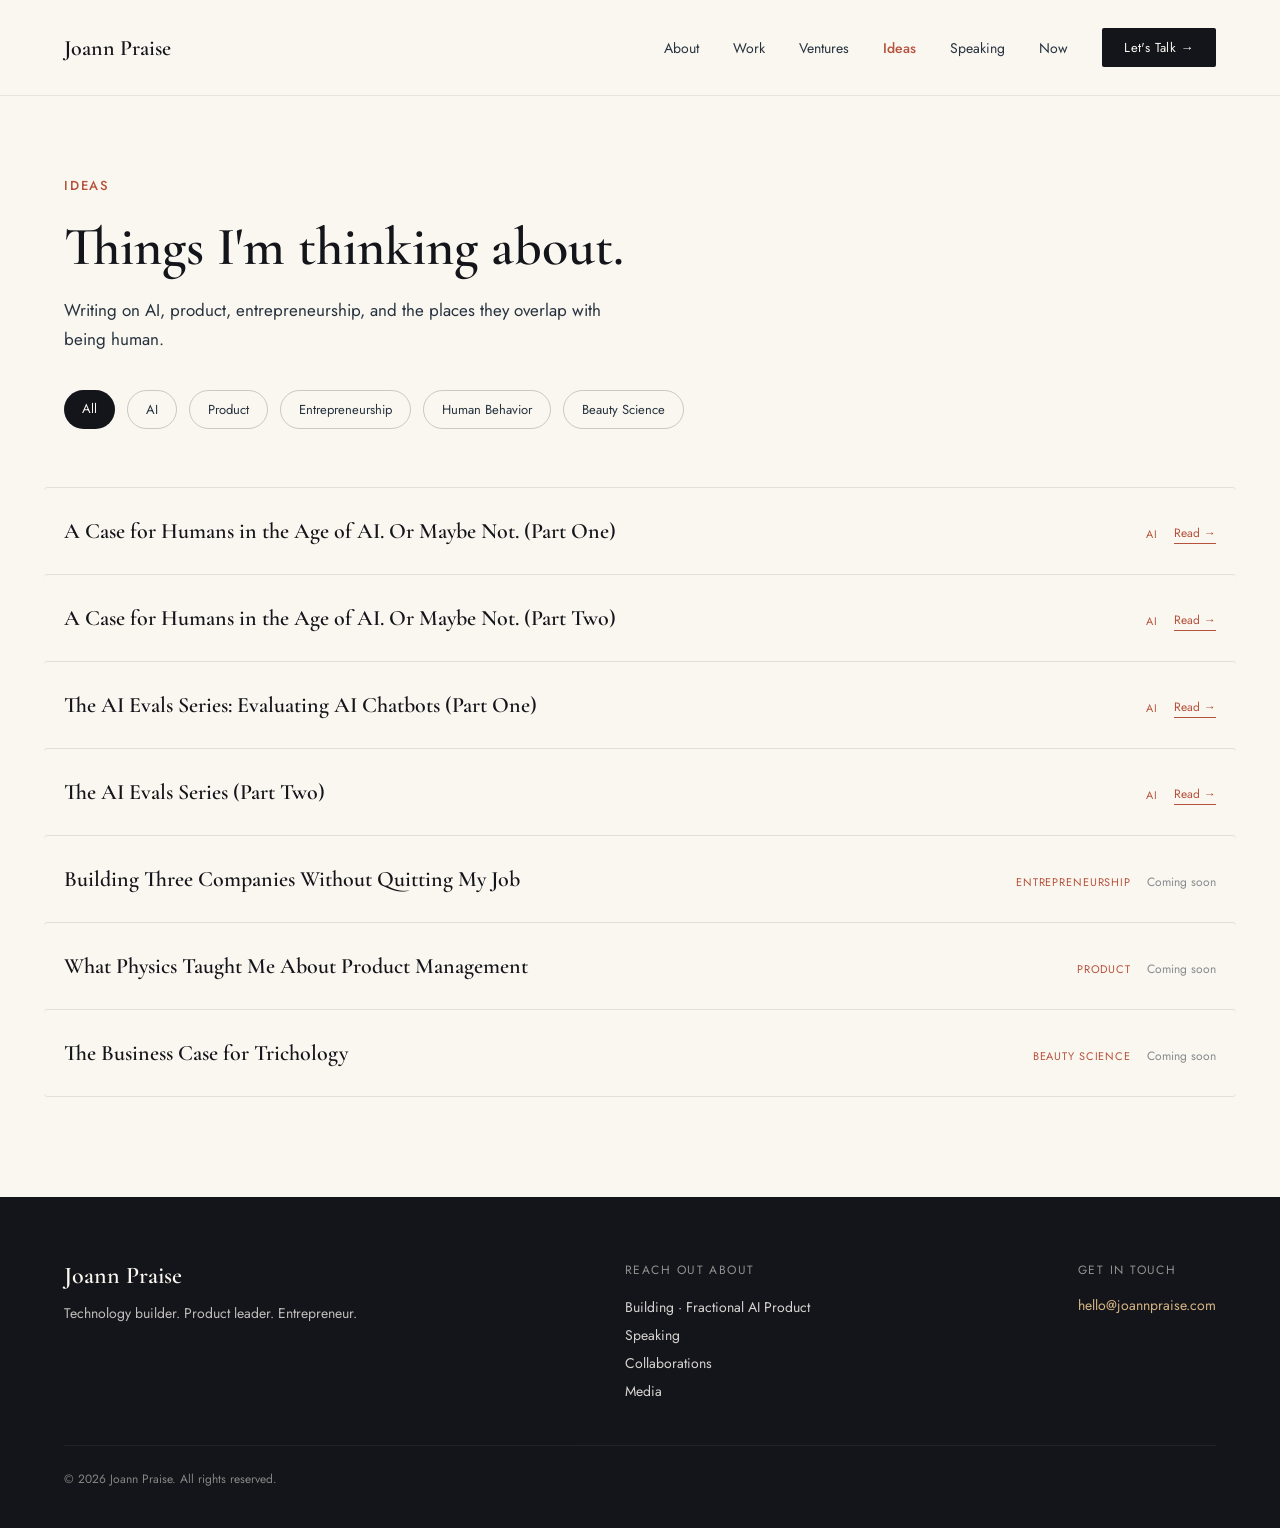
<file: ideas.html>
<!doctype html>
<html lang="en">
<head>
<meta charset="utf-8">
<meta name="viewport" content="width=device-width, initial-scale=1.0">
<title>Ideas — Joann Praise</title>
<meta name="description" content="Writing on AI, product, entrepreneurship, and the places they overlap with being human, from Joann Praise.">
<link rel="preconnect" href="https://fonts.googleapis.com">
<link href="https://fonts.googleapis.com/css2?family=Cormorant+Garamond:wght@500;600;700&family=Jost:wght@300;400;500;600&display=swap" rel="stylesheet">
<link rel="stylesheet" href="style.css">
</head>
<body>

<nav class="site-nav">
  <a href="index.html" class="logo">Joann Praise</a>
  <div class="links">
    <a href="about.html" class="nav-link">About</a>
    <a href="work.html" class="nav-link">Work</a>
    <a href="ventures.html" class="nav-link">Ventures</a>
    <a href="ideas.html" class="nav-link active">Ideas</a>
    <a href="speaking.html" class="nav-link">Speaking</a>
    <a href="now.html" class="nav-link">Now</a>
    <a href="contact.html" class="btn-animate cta">Let's Talk →</a>
  </div>
</nav>

<section style="padding:80px 64px 48px;">
  <div style="font-size:13px; letter-spacing:0.14em; text-transform:uppercase; color:#B5533C; margin-bottom:22px; font-weight:500; animation:heroIn .8s cubic-bezier(.22,1,.36,1) both; animation-delay:.05s;">Ideas</div>
  <h1 style="font-size:54px; line-height:1.1; font-weight:600; margin:0 0 20px; color:#14151A; max-width:680px; animation:heroIn .8s cubic-bezier(.22,1,.36,1) both; animation-delay:.16s;">Things I'm thinking about.</h1>
  <p style="font-size:17px; line-height:1.7; color:#26333F; max-width:560px; margin:0 0 36px; animation:heroIn .8s cubic-bezier(.22,1,.36,1) both; animation-delay:.28s;">Writing on AI, product, entrepreneurship, and the places they overlap with being human.</p>
  <div style="display:flex; gap:12px; flex-wrap:wrap; animation:heroIn .8s cubic-bezier(.22,1,.36,1) both; animation-delay:.38s;">
    <span class="pill" style="padding:9px 18px; border-radius:20px; background:#14151A; color:#FAF6F0; font-size:13px;">All</span>
    <span class="pill" style="padding:9px 18px; border-radius:20px; border:1px solid rgba(20,21,26,0.2); color:#26333F; font-size:13px;">AI</span>
    <span class="pill" style="padding:9px 18px; border-radius:20px; border:1px solid rgba(20,21,26,0.2); color:#26333F; font-size:13px;">Product</span>
    <span class="pill" style="padding:9px 18px; border-radius:20px; border:1px solid rgba(20,21,26,0.2); color:#26333F; font-size:13px;">Entrepreneurship</span>
    <span class="pill" style="padding:9px 18px; border-radius:20px; border:1px solid rgba(20,21,26,0.2); color:#26333F; font-size:13px;">Human Behavior</span>
    <span class="pill" style="padding:9px 18px; border-radius:20px; border:1px solid rgba(20,21,26,0.2); color:#26333F; font-size:13px;">Beauty Science</span>
  </div>
</section>

<section style="padding:10px 64px 100px;">
  <div style="display:flex; flex-direction:column;">

    <div class="reveal idea-row" style="display:flex; justify-content:space-between; align-items:baseline; gap:24px; padding:30px 20px; margin:0 -20px; border-top:1px solid rgba(20,21,26,0.1); flex-wrap:wrap; border-radius:4px; transition-delay:0s;">
      <h3 style="font-size:22px; font-weight:600; margin:0; color:#14151A; max-width:680px;"><a href="https://joannpraise.substack.com/p/a-case-for-humans-in-the-age-of-ai" target="_blank" rel="noopener" class="idea-link" style="color:inherit; text-decoration:none;">A Case for Humans in the Age of AI. Or Maybe Not. (Part One)</a></h3>
      <div style="display:flex; align-items:center; gap:16px; flex-wrap:wrap;">
        <span style="font-size:11px; letter-spacing:0.08em; text-transform:uppercase; color:#B5533C;">AI</span>
        <a href="https://joannpraise.substack.com/p/a-case-for-humans-in-the-age-of-ai" target="_blank" rel="noopener" class="idea-link" style="font-size:12px; color:#B5533C; border-bottom:1px solid #B5533C; padding-bottom:1px;">Read →</a>
      </div>
    </div>

    <div class="reveal idea-row" style="display:flex; justify-content:space-between; align-items:baseline; gap:24px; padding:30px 20px; margin:0 -20px; border-top:1px solid rgba(20,21,26,0.1); flex-wrap:wrap; border-radius:4px; transition-delay:.04s;">
      <h3 style="font-size:22px; font-weight:600; margin:0; color:#14151A; max-width:680px;"><a href="https://joannpraise.substack.com/p/a-case-for-humans-in-the-age-of-ai-4f1" target="_blank" rel="noopener" class="idea-link" style="color:inherit; text-decoration:none;">A Case for Humans in the Age of AI. Or Maybe Not. (Part Two)</a></h3>
      <div style="display:flex; align-items:center; gap:16px; flex-wrap:wrap;">
        <span style="font-size:11px; letter-spacing:0.08em; text-transform:uppercase; color:#B5533C;">AI</span>
        <a href="https://joannpraise.substack.com/p/a-case-for-humans-in-the-age-of-ai-4f1" target="_blank" rel="noopener" class="idea-link" style="font-size:12px; color:#B5533C; border-bottom:1px solid #B5533C; padding-bottom:1px;">Read →</a>
      </div>
    </div>

    <div class="reveal idea-row" style="display:flex; justify-content:space-between; align-items:baseline; gap:24px; padding:30px 20px; margin:0 -20px; border-top:1px solid rgba(20,21,26,0.1); flex-wrap:wrap; border-radius:4px; transition-delay:.08s;">
      <h3 style="font-size:22px; font-weight:600; margin:0; color:#14151A; max-width:680px;"><a href="https://joannpraise.substack.com/p/ai-evals-part-1-evaluating-ai-chatbots" target="_blank" rel="noopener" class="idea-link" style="color:inherit; text-decoration:none;">The AI Evals Series: Evaluating AI Chatbots (Part One)</a></h3>
      <div style="display:flex; align-items:center; gap:16px; flex-wrap:wrap;">
        <span style="font-size:11px; letter-spacing:0.08em; text-transform:uppercase; color:#B5533C;">AI</span>
        <a href="https://joannpraise.substack.com/p/ai-evals-part-1-evaluating-ai-chatbots" target="_blank" rel="noopener" class="idea-link" style="font-size:12px; color:#B5533C; border-bottom:1px solid #B5533C; padding-bottom:1px;">Read →</a>
      </div>
    </div>

    <div class="reveal idea-row" style="display:flex; justify-content:space-between; align-items:baseline; gap:24px; padding:30px 20px; margin:0 -20px; border-top:1px solid rgba(20,21,26,0.1); flex-wrap:wrap; border-radius:4px; transition-delay:.1s;">
      <h3 style="font-size:22px; font-weight:600; margin:0; color:#14151A; max-width:680px;"><a href="https://joannpraise.substack.com/p/ai-evals-part-2-50-ai-evaluation" target="_blank" rel="noopener" class="idea-link" style="color:inherit; text-decoration:none;">The AI Evals Series (Part Two)</a></h3>
      <div style="display:flex; align-items:center; gap:16px; flex-wrap:wrap;">
        <span style="font-size:11px; letter-spacing:0.08em; text-transform:uppercase; color:#B5533C;">AI</span>
        <a href="https://joannpraise.substack.com/p/ai-evals-part-2-50-ai-evaluation" target="_blank" rel="noopener" class="idea-link" style="font-size:12px; color:#B5533C; border-bottom:1px solid #B5533C; padding-bottom:1px;">Read →</a>
      </div>
    </div>

    <div class="reveal idea-row" style="display:flex; justify-content:space-between; align-items:baseline; gap:24px; padding:30px 20px; margin:0 -20px; border-top:1px solid rgba(20,21,26,0.1); flex-wrap:wrap; border-radius:4px; transition-delay:.12s;">
      <h3 style="font-size:22px; font-weight:600; margin:0; color:#14151A; max-width:680px;">Building Three Companies Without Quitting My Job</h3>
      <div style="display:flex; align-items:center; gap:16px; flex-wrap:wrap;">
        <span style="font-size:11px; letter-spacing:0.08em; text-transform:uppercase; color:#B5533C;">Entrepreneurship</span>
        <span style="font-size:12px; color:#26333F; opacity:0.55;">Coming soon</span>
      </div>
    </div>

    <div class="reveal idea-row" style="display:flex; justify-content:space-between; align-items:baseline; gap:24px; padding:30px 20px; margin:0 -20px; border-top:1px solid rgba(20,21,26,0.1); flex-wrap:wrap; border-radius:4px; transition-delay:.16s;">
      <h3 style="font-size:22px; font-weight:600; margin:0; color:#14151A; max-width:680px;">What Physics Taught Me About Product Management</h3>
      <div style="display:flex; align-items:center; gap:16px; flex-wrap:wrap;">
        <span style="font-size:11px; letter-spacing:0.08em; text-transform:uppercase; color:#B5533C;">Product</span>
        <span style="font-size:12px; color:#26333F; opacity:0.55;">Coming soon</span>
      </div>
    </div>

    <div class="reveal idea-row" style="display:flex; justify-content:space-between; align-items:baseline; gap:24px; padding:30px 20px; margin:0 -20px; border-top:1px solid rgba(20,21,26,0.1); border-bottom:1px solid rgba(20,21,26,0.1); flex-wrap:wrap; border-radius:4px; transition-delay:.2s;">
      <h3 style="font-size:22px; font-weight:600; margin:0; color:#14151A; max-width:680px;">The Business Case for Trichology</h3>
      <div style="display:flex; align-items:center; gap:16px; flex-wrap:wrap;">
        <span style="font-size:11px; letter-spacing:0.08em; text-transform:uppercase; color:#B5533C;">Beauty Science</span>
        <span style="font-size:12px; color:#26333F; opacity:0.55;">Coming soon</span>
      </div>
    </div>

  </div>
</section>

<footer class="site-footer">
  <div class="cols">
    <div style="max-width:380px;">
      <div class="brand">Joann Praise</div>
      <div style="font-size:14px; line-height:1.7; opacity:0.75;">Technology builder. Product leader. Entrepreneur.</div>
    </div>
    <div>
      <div class="label">Reach out about</div>
      <div style="font-size:14px; line-height:2; opacity:0.85;">Building · Fractional AI Product<br>Speaking<br>Collaborations<br>Media</div>
    </div>
    <div>
      <div class="label">Get in touch</div>
      <a href="mailto:hello@joannpraise.com" style="font-size:14px; color:#D4B483;">hello@joannpraise.com</a>
    </div>
  </div>
  <div class="bottom">© 2026 Joann Praise. All rights reserved.</div>
</footer>

<script src="script.js" defer></script>
</body>
</html>
</file>
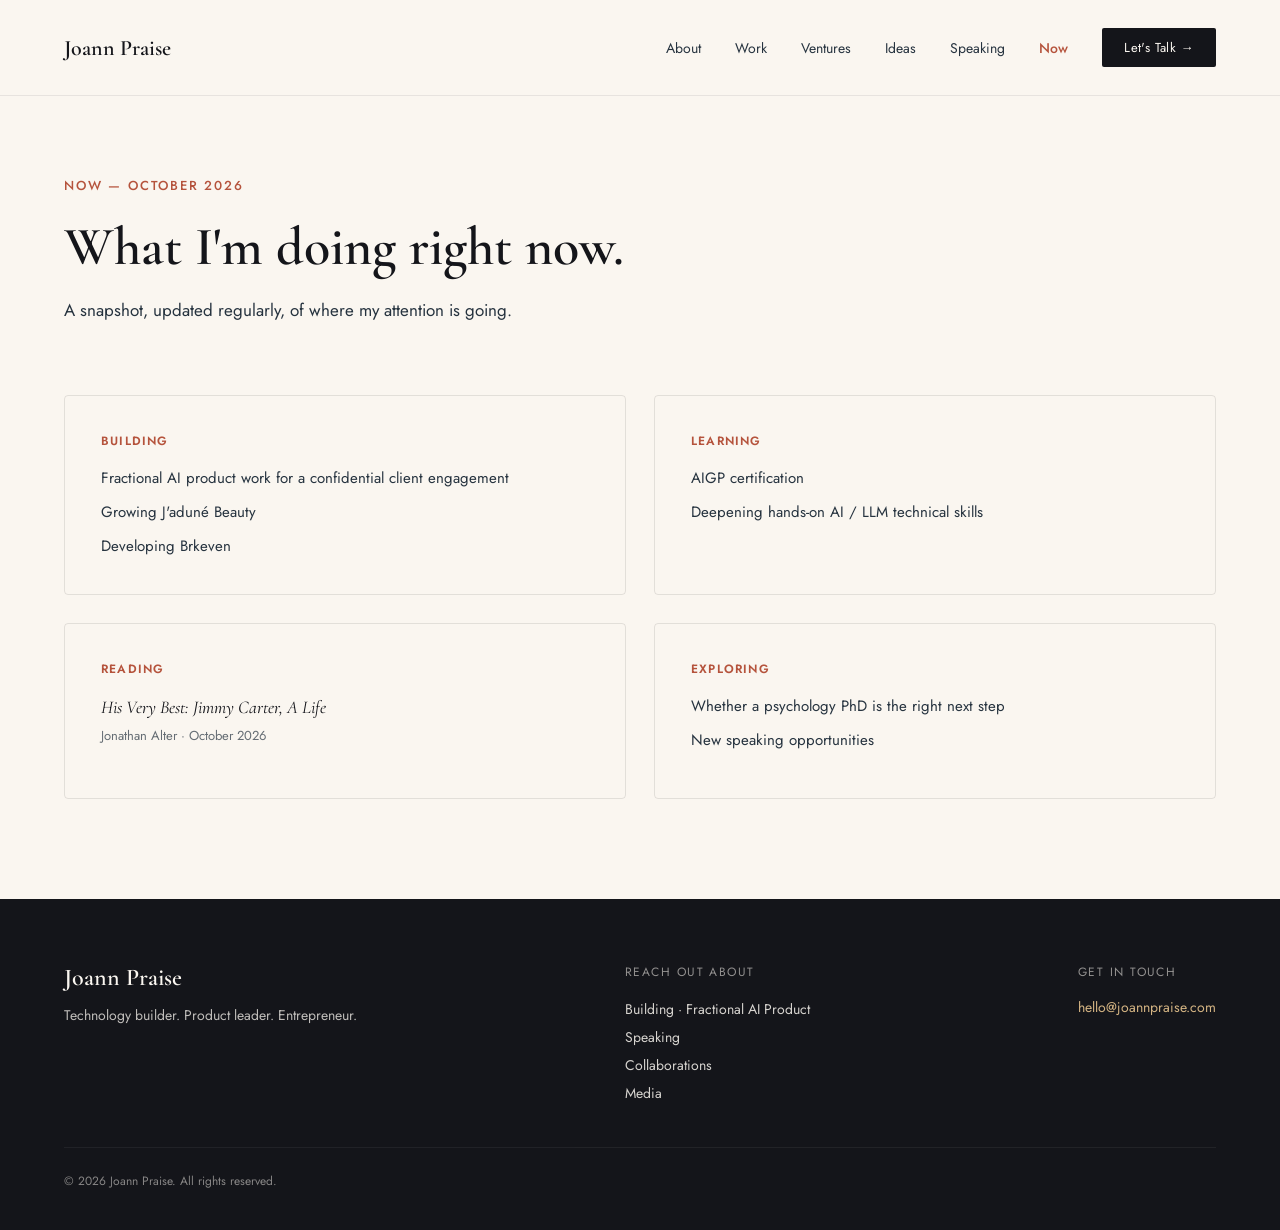
<file: now.html>
<!doctype html>
<html lang="en">
<head>
<meta charset="utf-8">
<meta name="viewport" content="width=device-width, initial-scale=1.0">
<title>Now — Joann Praise</title>
<meta name="description" content="What Joann Praise is building, learning, reading, and exploring right now.">
<link rel="preconnect" href="https://fonts.googleapis.com">
<link href="https://fonts.googleapis.com/css2?family=Cormorant+Garamond:wght@500;600;700&family=Jost:wght@300;400;500;600&display=swap" rel="stylesheet">
<link rel="stylesheet" href="style.css">
</head>
<body>

<nav class="site-nav">
  <a href="index.html" class="logo">Joann Praise</a>
  <div class="links">
    <a href="about.html" class="nav-link">About</a>
    <a href="work.html" class="nav-link">Work</a>
    <a href="ventures.html" class="nav-link">Ventures</a>
    <a href="ideas.html" class="nav-link">Ideas</a>
    <a href="speaking.html" class="nav-link">Speaking</a>
    <a href="now.html" class="nav-link active">Now</a>
    <a href="contact.html" class="btn-animate cta">Let's Talk →</a>
  </div>
</nav>

<section style="padding:80px 64px 60px;">
  <div style="font-size:13px; letter-spacing:0.14em; text-transform:uppercase; color:#B5533C; margin-bottom:22px; font-weight:500; animation:heroIn .8s cubic-bezier(.22,1,.36,1) both; animation-delay:.05s;">Now — October 2026</div>
  <h1 style="font-size:54px; line-height:1.1; font-weight:600; margin:0 0 20px; color:#14151A; max-width:680px; animation:heroIn .8s cubic-bezier(.22,1,.36,1) both; animation-delay:.16s;">What I'm doing right now.</h1>
  <p style="font-size:17px; line-height:1.7; color:#26333F; max-width:560px; margin:0; animation:heroIn .8s cubic-bezier(.22,1,.36,1) both; animation-delay:.28s;">A snapshot, updated regularly, of where my attention is going.</p>
</section>

<section style="padding:10px 64px 100px;">
  <div style="display:grid; grid-template-columns:repeat(2,minmax(0,1fr)); gap:28px;">
    <div class="reveal card-animate" style="border:1px solid rgba(20,21,26,0.1); border-radius:4px; padding:36px; transition-delay:0s;">
      <div style="font-size:12px; letter-spacing:0.1em; text-transform:uppercase; color:#B5533C; margin-bottom:16px; font-weight:600;">Building</div>
      <ul style="margin:0; padding:0; list-style:none; display:flex; flex-direction:column; gap:10px; font-size:15px; line-height:1.6; color:#26333F;">
        <li>Fractional AI product work for a confidential client engagement</li>
        <li>Growing J'aduné Beauty</li>
        <li>Developing Brkeven</li>
      </ul>
    </div>
    <div class="reveal card-animate" style="border:1px solid rgba(20,21,26,0.1); border-radius:4px; padding:36px; transition-delay:.08s;">
      <div style="font-size:12px; letter-spacing:0.1em; text-transform:uppercase; color:#B5533C; margin-bottom:16px; font-weight:600;">Learning</div>
      <ul style="margin:0; padding:0; list-style:none; display:flex; flex-direction:column; gap:10px; font-size:15px; line-height:1.6; color:#26333F;">
        <li>AIGP certification</li>
        <li>Deepening hands-on AI / LLM technical skills</li>
      </ul>
    </div>
    <div class="reveal card-animate" style="border:1px solid rgba(20,21,26,0.1); border-radius:4px; padding:36px; transition-delay:.16s;">
      <div style="font-size:12px; letter-spacing:0.1em; text-transform:uppercase; color:#B5533C; margin-bottom:16px; font-weight:600;">Reading</div>
      <div id="book-cycle" style="position:relative; min-height:68px;"></div>
    </div>
    <div class="reveal card-animate" style="border:1px solid rgba(20,21,26,0.1); border-radius:4px; padding:36px; transition-delay:.24s;">
      <div style="font-size:12px; letter-spacing:0.1em; text-transform:uppercase; color:#B5533C; margin-bottom:16px; font-weight:600;">Exploring</div>
      <ul style="margin:0; padding:0; list-style:none; display:flex; flex-direction:column; gap:10px; font-size:15px; line-height:1.6; color:#26333F;">
        <li>Whether a psychology PhD is the right next step</li>
        <li>New speaking opportunities</li>
      </ul>
    </div>
  </div>
</section>

<footer class="site-footer">
  <div class="cols">
    <div style="max-width:380px;">
      <div class="brand">Joann Praise</div>
      <div style="font-size:14px; line-height:1.7; opacity:0.75;">Technology builder. Product leader. Entrepreneur.</div>
    </div>
    <div>
      <div class="label">Reach out about</div>
      <div style="font-size:14px; line-height:2; opacity:0.85;">Building · Fractional AI Product<br>Speaking<br>Collaborations<br>Media</div>
    </div>
    <div>
      <div class="label">Get in touch</div>
      <a href="mailto:hello@joannpraise.com" style="font-size:14px; color:#D4B483;">hello@joannpraise.com</a>
    </div>
  </div>
  <div class="bottom">© 2026 Joann Praise. All rights reserved.</div>
</footer>

<script src="script.js" defer></script>
</body>
</html>
</file>
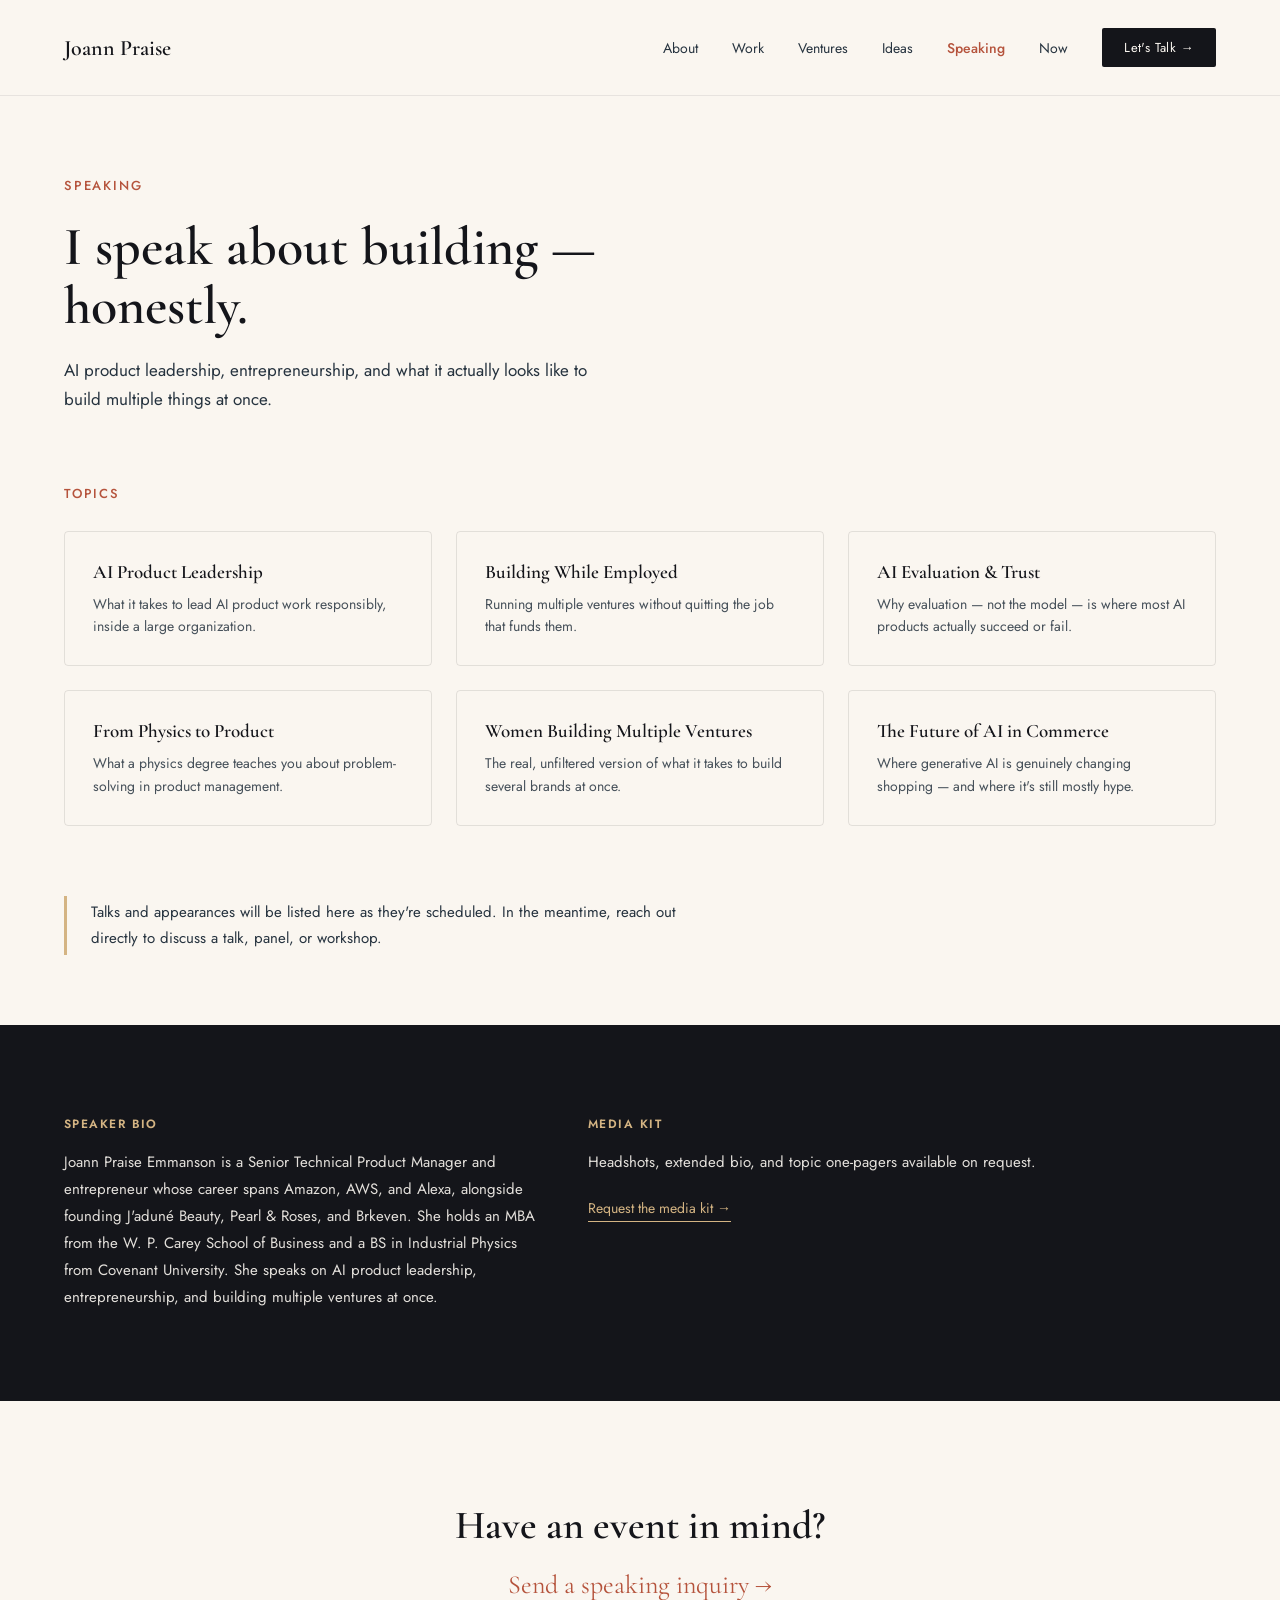
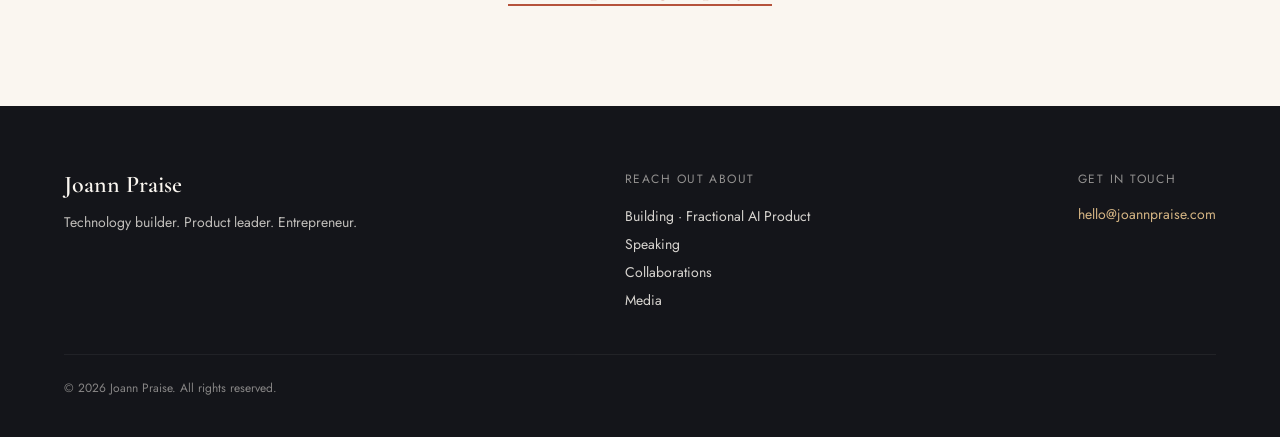
<file: speaking.html>
<!doctype html>
<html lang="en">
<head>
<meta charset="utf-8">
<meta name="viewport" content="width=device-width, initial-scale=1.0">
<title>Speaking — Joann Praise</title>
<meta name="description" content="Joann Praise speaks on AI product leadership, entrepreneurship, and building multiple ventures at once.">
<link rel="preconnect" href="https://fonts.googleapis.com">
<link href="https://fonts.googleapis.com/css2?family=Cormorant+Garamond:wght@500;600;700&family=Jost:wght@300;400;500;600&display=swap" rel="stylesheet">
<link rel="stylesheet" href="style.css">
</head>
<body>

<nav class="site-nav">
  <a href="index.html" class="logo">Joann Praise</a>
  <div class="links">
    <a href="about.html" class="nav-link">About</a>
    <a href="work.html" class="nav-link">Work</a>
    <a href="ventures.html" class="nav-link">Ventures</a>
    <a href="ideas.html" class="nav-link">Ideas</a>
    <a href="speaking.html" class="nav-link active">Speaking</a>
    <a href="now.html" class="nav-link">Now</a>
    <a href="contact.html" class="btn-animate cta">Let's Talk →</a>
  </div>
</nav>

<section style="padding:80px 64px 60px;">
  <div style="font-size:13px; letter-spacing:0.14em; text-transform:uppercase; color:#B5533C; margin-bottom:22px; font-weight:500; animation:heroIn .8s cubic-bezier(.22,1,.36,1) both; animation-delay:.05s;">Speaking</div>
  <h1 style="font-size:54px; line-height:1.1; font-weight:600; margin:0 0 20px; color:#14151A; max-width:680px; animation:heroIn .8s cubic-bezier(.22,1,.36,1) both; animation-delay:.16s;">I speak about building — honestly.</h1>
  <p style="font-size:17px; line-height:1.7; color:#26333F; max-width:560px; margin:0; animation:heroIn .8s cubic-bezier(.22,1,.36,1) both; animation-delay:.28s;">AI product leadership, entrepreneurship, and what it actually looks like to build multiple things at once.</p>
</section>

<section style="padding:10px 64px 70px;">
  <div class="reveal" style="font-size:13px; letter-spacing:0.14em; text-transform:uppercase; color:#B5533C; margin-bottom:16px; font-weight:500;">Topics</div>
  <div style="display:grid; grid-template-columns:repeat(3,minmax(0,1fr)); gap:24px; margin-top:28px;">
    <div class="reveal card-animate" style="border:1px solid rgba(20,21,26,0.1); border-radius:4px; padding:28px; transition-delay:0s;">
      <h3 style="font-size:19px; font-weight:600; margin:0 0 10px; color:#14151A;">AI Product Leadership</h3>
      <p style="font-size:14px; line-height:1.6; color:#26333F; margin:0; opacity:0.85;">What it takes to lead AI product work responsibly, inside a large organization.</p>
    </div>
    <div class="reveal card-animate" style="border:1px solid rgba(20,21,26,0.1); border-radius:4px; padding:28px; transition-delay:.05s;">
      <h3 style="font-size:19px; font-weight:600; margin:0 0 10px; color:#14151A;">Building While Employed</h3>
      <p style="font-size:14px; line-height:1.6; color:#26333F; margin:0; opacity:0.85;">Running multiple ventures without quitting the job that funds them.</p>
    </div>
    <div class="reveal card-animate" style="border:1px solid rgba(20,21,26,0.1); border-radius:4px; padding:28px; transition-delay:.1s;">
      <h3 style="font-size:19px; font-weight:600; margin:0 0 10px; color:#14151A;">AI Evaluation &amp; Trust</h3>
      <p style="font-size:14px; line-height:1.6; color:#26333F; margin:0; opacity:0.85;">Why evaluation — not the model — is where most AI products actually succeed or fail.</p>
    </div>
    <div class="reveal card-animate" style="border:1px solid rgba(20,21,26,0.1); border-radius:4px; padding:28px; transition-delay:.15s;">
      <h3 style="font-size:19px; font-weight:600; margin:0 0 10px; color:#14151A;">From Physics to Product</h3>
      <p style="font-size:14px; line-height:1.6; color:#26333F; margin:0; opacity:0.85;">What a physics degree teaches you about problem-solving in product management.</p>
    </div>
    <div class="reveal card-animate" style="border:1px solid rgba(20,21,26,0.1); border-radius:4px; padding:28px; transition-delay:.2s;">
      <h3 style="font-size:19px; font-weight:600; margin:0 0 10px; color:#14151A;">Women Building Multiple Ventures</h3>
      <p style="font-size:14px; line-height:1.6; color:#26333F; margin:0; opacity:0.85;">The real, unfiltered version of what it takes to build several brands at once.</p>
    </div>
    <div class="reveal card-animate" style="border:1px solid rgba(20,21,26,0.1); border-radius:4px; padding:28px; transition-delay:.25s;">
      <h3 style="font-size:19px; font-weight:600; margin:0 0 10px; color:#14151A;">The Future of AI in Commerce</h3>
      <p style="font-size:14px; line-height:1.6; color:#26333F; margin:0; opacity:0.85;">Where generative AI is genuinely changing shopping — and where it's still mostly hype.</p>
    </div>
  </div>
</section>

<section class="reveal" style="padding:0 64px 70px;">
  <div style="border-left:3px solid #D4B483; padding:4px 0 4px 24px;">
    <p style="font-size:15px; line-height:1.7; color:#26333F; margin:0; max-width:620px;">Talks and appearances will be listed here as they're scheduled. In the meantime, reach out directly to discuss a talk, panel, or workshop.</p>
  </div>
</section>

<section class="reveal" style="background:#14151A; color:#FAF6F0; padding:90px 64px;">
  <div style="display:grid; grid-template-columns:repeat(2,minmax(0,1fr)); gap:48px; max-width:1000px;">
    <div>
      <div style="font-size:12px; letter-spacing:0.12em; text-transform:uppercase; color:#D4B483; margin-bottom:16px; font-weight:600;">Speaker Bio</div>
      <p style="font-size:15px; line-height:1.8; opacity:0.9; margin:0;">Joann Praise Emmanson is a Senior Technical Product Manager and entrepreneur whose career spans Amazon, AWS, and Alexa, alongside founding J'aduné Beauty, Pearl &amp; Roses, and Brkeven. She holds an MBA from the W. P. Carey School of Business and a BS in Industrial Physics from Covenant University. She speaks on AI product leadership, entrepreneurship, and building multiple ventures at once.</p>
    </div>
    <div>
      <div style="font-size:12px; letter-spacing:0.12em; text-transform:uppercase; color:#D4B483; margin-bottom:16px; font-weight:600;">Media Kit</div>
      <p style="font-size:15px; line-height:1.8; opacity:0.9; margin:0 0 20px;">Headshots, extended bio, and topic one-pagers available on request.</p>
      <a href="contact.html" class="idea-link" style="font-size:14px; color:#D4B483; border-bottom:1px solid #D4B483; padding-bottom:3px;">Request the media kit →</a>
    </div>
  </div>
</section>

<section class="reveal" style="padding:100px 64px; text-align:center;">
  <h2 style="font-size:40px; font-weight:600; margin:0 0 20px; color:#14151A;">Have an event in mind?</h2>
  <a href="contact.html" class="idea-link" style="font-family:'Cormorant Garamond',serif; font-size:26px; color:#B5533C; border-bottom:2px solid #B5533C; padding-bottom:4px;">Send a speaking inquiry →</a>
</section>

<footer class="site-footer">
  <div class="cols">
    <div style="max-width:380px;">
      <div class="brand">Joann Praise</div>
      <div style="font-size:14px; line-height:1.7; opacity:0.75;">Technology builder. Product leader. Entrepreneur.</div>
    </div>
    <div>
      <div class="label">Reach out about</div>
      <div style="font-size:14px; line-height:2; opacity:0.85;">Building · Fractional AI Product<br>Speaking<br>Collaborations<br>Media</div>
    </div>
    <div>
      <div class="label">Get in touch</div>
      <a href="mailto:hello@joannpraise.com" style="font-size:14px; color:#D4B483;">hello@joannpraise.com</a>
    </div>
  </div>
  <div class="bottom">© 2026 Joann Praise. All rights reserved.</div>
</footer>

<script src="script.js" defer></script>
</body>
</html>
</file>
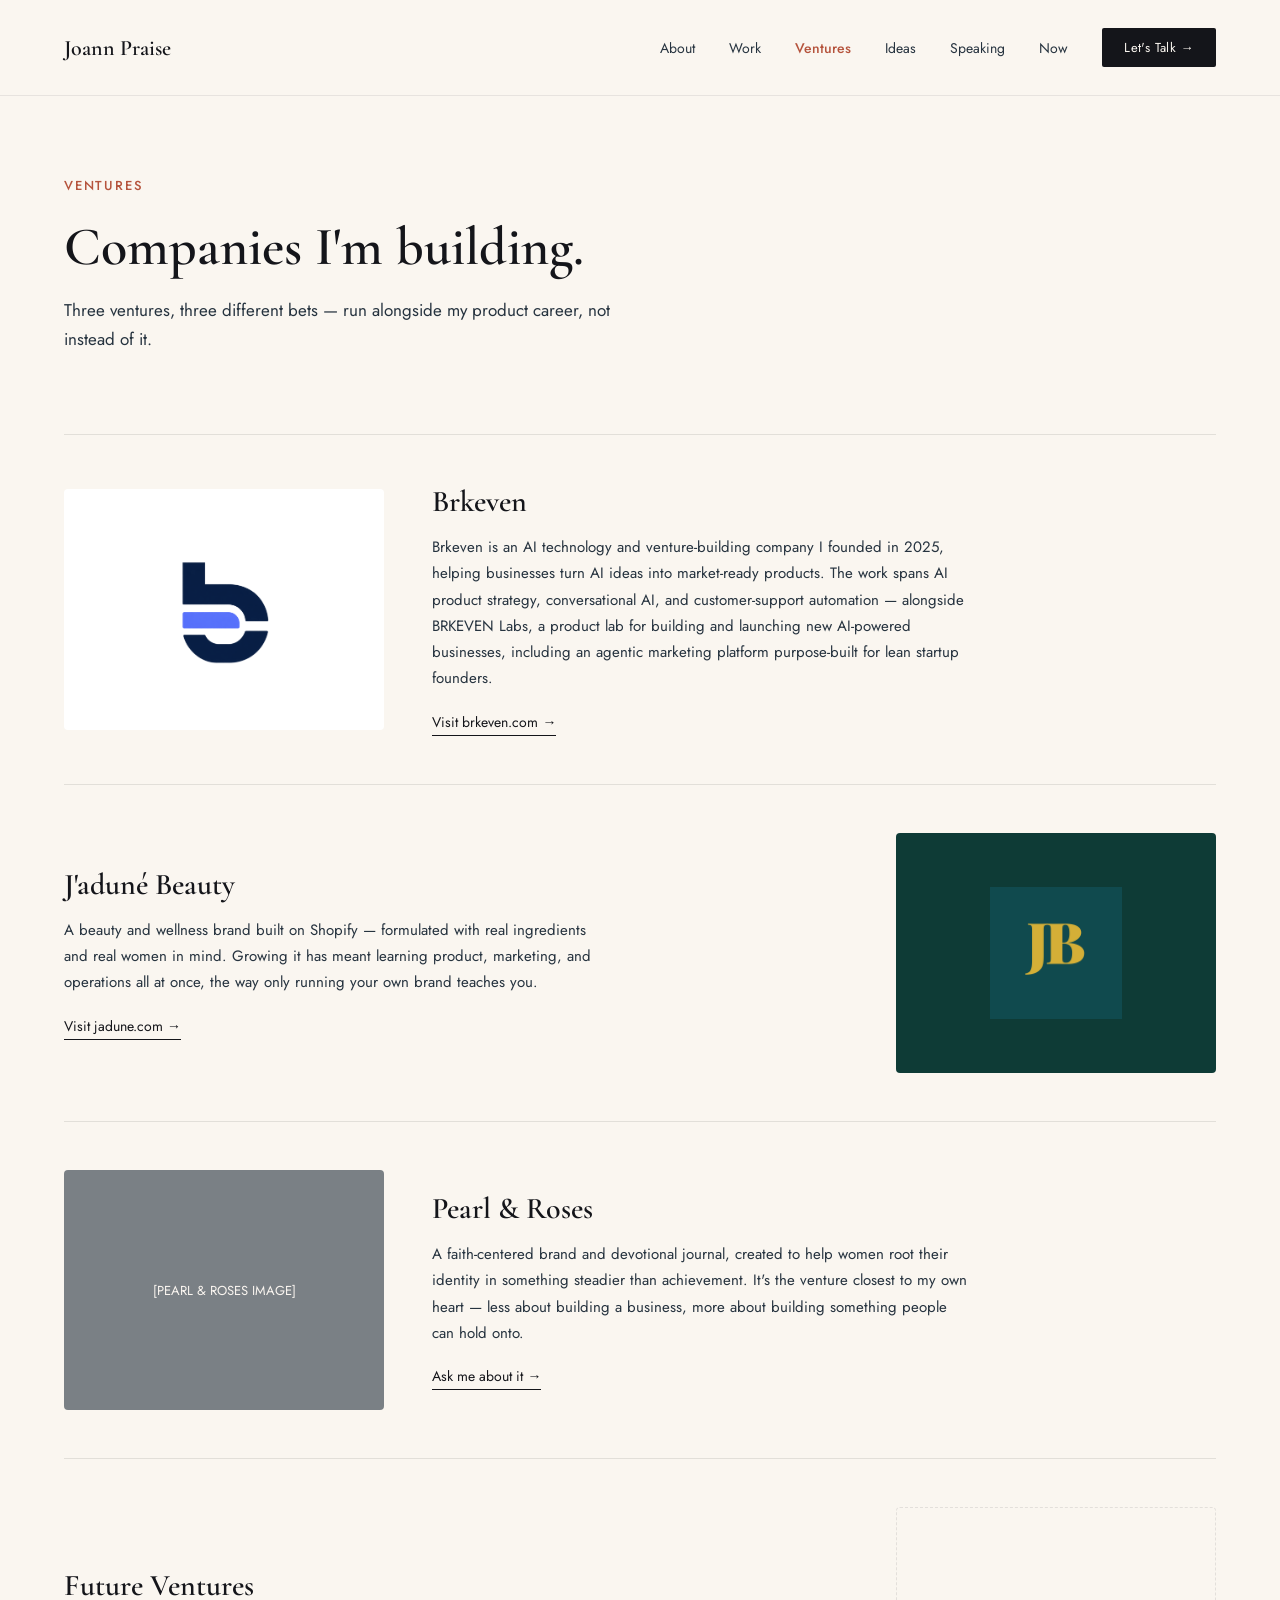
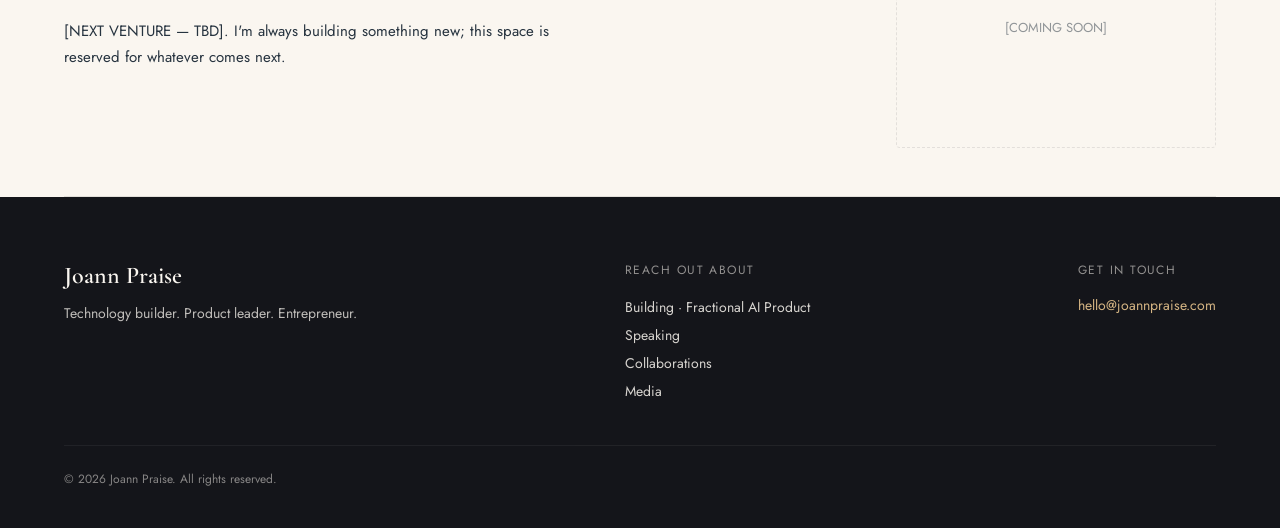
<file: ventures.html>
<!doctype html>
<html lang="en">
<head>
<meta charset="utf-8">
<meta name="viewport" content="width=device-width, initial-scale=1.0">
<title>Ventures — Joann Praise</title>
<meta name="description" content="Brkeven, J'aduné Beauty, and Pearl & Roses — the companies Joann Praise is building alongside her product career.">
<link rel="preconnect" href="https://fonts.googleapis.com">
<link href="https://fonts.googleapis.com/css2?family=Cormorant+Garamond:wght@500;600;700&family=Jost:wght@300;400;500;600&display=swap" rel="stylesheet">
<link rel="stylesheet" href="style.css">
</head>
<body>

<nav class="site-nav">
  <a href="index.html" class="logo">Joann Praise</a>
  <div class="links">
    <a href="about.html" class="nav-link">About</a>
    <a href="work.html" class="nav-link">Work</a>
    <a href="ventures.html" class="nav-link active">Ventures</a>
    <a href="ideas.html" class="nav-link">Ideas</a>
    <a href="speaking.html" class="nav-link">Speaking</a>
    <a href="now.html" class="nav-link">Now</a>
    <a href="contact.html" class="btn-animate cta">Let's Talk →</a>
  </div>
</nav>

<section style="padding:80px 64px 60px;">
  <div style="font-size:13px; letter-spacing:0.14em; text-transform:uppercase; color:#B5533C; margin-bottom:22px; font-weight:500; animation:heroIn .8s cubic-bezier(.22,1,.36,1) both; animation-delay:.05s;">Ventures</div>
  <h1 style="font-size:54px; line-height:1.1; font-weight:600; margin:0 0 20px; color:#14151A; max-width:680px; animation:heroIn .8s cubic-bezier(.22,1,.36,1) both; animation-delay:.16s;">Companies I'm building.</h1>
  <p style="font-size:17px; line-height:1.7; color:#26333F; max-width:560px; margin:0; animation:heroIn .8s cubic-bezier(.22,1,.36,1) both; animation-delay:.28s;">Three ventures, three different bets — run alongside my product career, not instead of it.</p>
</section>

<section style="padding:20px 64px 0;">
  <div class="reveal venture-row" style="display:flex; gap:48px; flex-wrap:wrap; align-items:center; padding:48px 0; border-top:1px solid rgba(20,21,26,0.1);">
    <div style="flex:1 1 320px; min-width:260px; max-width:420px; overflow:hidden; border-radius:4px;">
      <div class="img-animate" style="width:100%; aspect-ratio:4/3; background:#FFFFFF; display:flex; align-items:center; justify-content:center;"><img src="assets/brkeven-logo.png" alt="Brkeven logo" style="width:55%; height:55%; object-fit:contain;"></div>
    </div>
    <div style="flex:999 1 400px; min-width:0;">
      <h2 style="font-size:30px; font-weight:600; margin:0 0 14px; color:#14151A;">Brkeven</h2>
      <p style="font-size:15px; line-height:1.75; color:#26333F; margin:0 0 18px; max-width:540px;">Brkeven is an AI technology and venture-building company I founded in 2025, helping businesses turn AI ideas into market-ready products. The work spans AI product strategy, conversational AI, and customer-support automation — alongside BRKEVEN Labs, a product lab for building and launching new AI-powered businesses, including an agentic marketing platform purpose-built for lean startup founders.</p>
      <a href="https://brkeven.com" class="idea-link" style="font-size:14px; color:#14151A; border-bottom:1px solid #14151A; padding-bottom:3px;">Visit brkeven.com →</a>
    </div>
  </div>

  <div class="reveal venture-row" style="display:flex; gap:48px; flex-wrap:wrap-reverse; align-items:center; padding:48px 0; border-top:1px solid rgba(20,21,26,0.1);">
    <div style="flex:999 1 400px; min-width:0;">
      <h2 style="font-size:30px; font-weight:600; margin:0 0 14px; color:#14151A;">J'aduné Beauty</h2>
      <p style="font-size:15px; line-height:1.75; color:#26333F; margin:0 0 18px; max-width:540px;">A beauty and wellness brand built on Shopify — formulated with real ingredients and real women in mind. Growing it has meant learning product, marketing, and operations all at once, the way only running your own brand teaches you.</p>
      <a href="https://jadune.com" class="idea-link" style="font-size:14px; color:#14151A; border-bottom:1px solid #14151A; padding-bottom:3px;">Visit jadune.com →</a>
    </div>
    <div style="flex:1 1 320px; min-width:260px; max-width:420px; overflow:hidden; border-radius:4px;">
      <div class="img-animate" style="width:100%; aspect-ratio:4/3; background:#0E3B36; display:flex; align-items:center; justify-content:center;"><img src="assets/jadune-logo.png" alt="J'aduné Beauty logo" style="width:55%; height:55%; object-fit:contain;"></div>
    </div>
  </div>

  <div class="reveal venture-row" style="display:flex; gap:48px; flex-wrap:wrap; align-items:center; padding:48px 0; border-top:1px solid rgba(20,21,26,0.1);">
    <div style="flex:1 1 320px; min-width:260px; max-width:420px; overflow:hidden; border-radius:4px;">
      <div class="img-animate" style="width:100%; aspect-ratio:4/3; background:#26333F; display:flex; align-items:center; justify-content:center; color:#FAF6F0; font-size:13px; opacity:0.6;">[PEARL &amp; ROSES IMAGE]</div>
    </div>
    <div style="flex:999 1 400px; min-width:0;">
      <h2 style="font-size:30px; font-weight:600; margin:0 0 14px; color:#14151A;">Pearl &amp; Roses</h2>
      <p style="font-size:15px; line-height:1.75; color:#26333F; margin:0 0 18px; max-width:540px;">A faith-centered brand and devotional journal, created to help women root their identity in something steadier than achievement. It's the venture closest to my own heart — less about building a business, more about building something people can hold onto.</p>
      <a href="contact.html" class="idea-link" style="font-size:14px; color:#14151A; border-bottom:1px solid #14151A; padding-bottom:3px;">Ask me about it →</a>
    </div>
  </div>

  <div class="reveal venture-row" style="display:flex; gap:48px; flex-wrap:wrap-reverse; align-items:center; padding:48px 0; border-top:1px solid rgba(20,21,26,0.1); border-bottom:1px solid rgba(20,21,26,0.1);">
    <div style="flex:999 1 400px; min-width:0;">
      <h2 style="font-size:30px; font-weight:600; margin:0 0 14px; color:#14151A;">Future Ventures</h2>
      <p style="font-size:15px; line-height:1.75; color:#26333F; margin:0 0 18px; max-width:540px;">[NEXT VENTURE — TBD]. I'm always building something new; this space is reserved for whatever comes next.</p>
    </div>
    <div style="flex:1 1 320px; min-width:260px; max-width:420px;">
      <div class="float" style="width:100%; aspect-ratio:4/3; background:#FAF6F0; border:1px dashed rgba(20,21,26,0.2); border-radius:4px; display:flex; align-items:center; justify-content:center; color:#26333F; font-size:13px; opacity:0.5;">[COMING SOON]</div>
    </div>
  </div>
</section>

<footer class="site-footer">
  <div class="cols">
    <div style="max-width:380px;">
      <div class="brand">Joann Praise</div>
      <div style="font-size:14px; line-height:1.7; opacity:0.75;">Technology builder. Product leader. Entrepreneur.</div>
    </div>
    <div>
      <div class="label">Reach out about</div>
      <div style="font-size:14px; line-height:2; opacity:0.85;">Building · Fractional AI Product<br>Speaking<br>Collaborations<br>Media</div>
    </div>
    <div>
      <div class="label">Get in touch</div>
      <a href="mailto:hello@joannpraise.com" style="font-size:14px; color:#D4B483;">hello@joannpraise.com</a>
    </div>
  </div>
  <div class="bottom">© 2026 Joann Praise. All rights reserved.</div>
</footer>

<script src="script.js" defer></script>
</body>
</html>
</file>
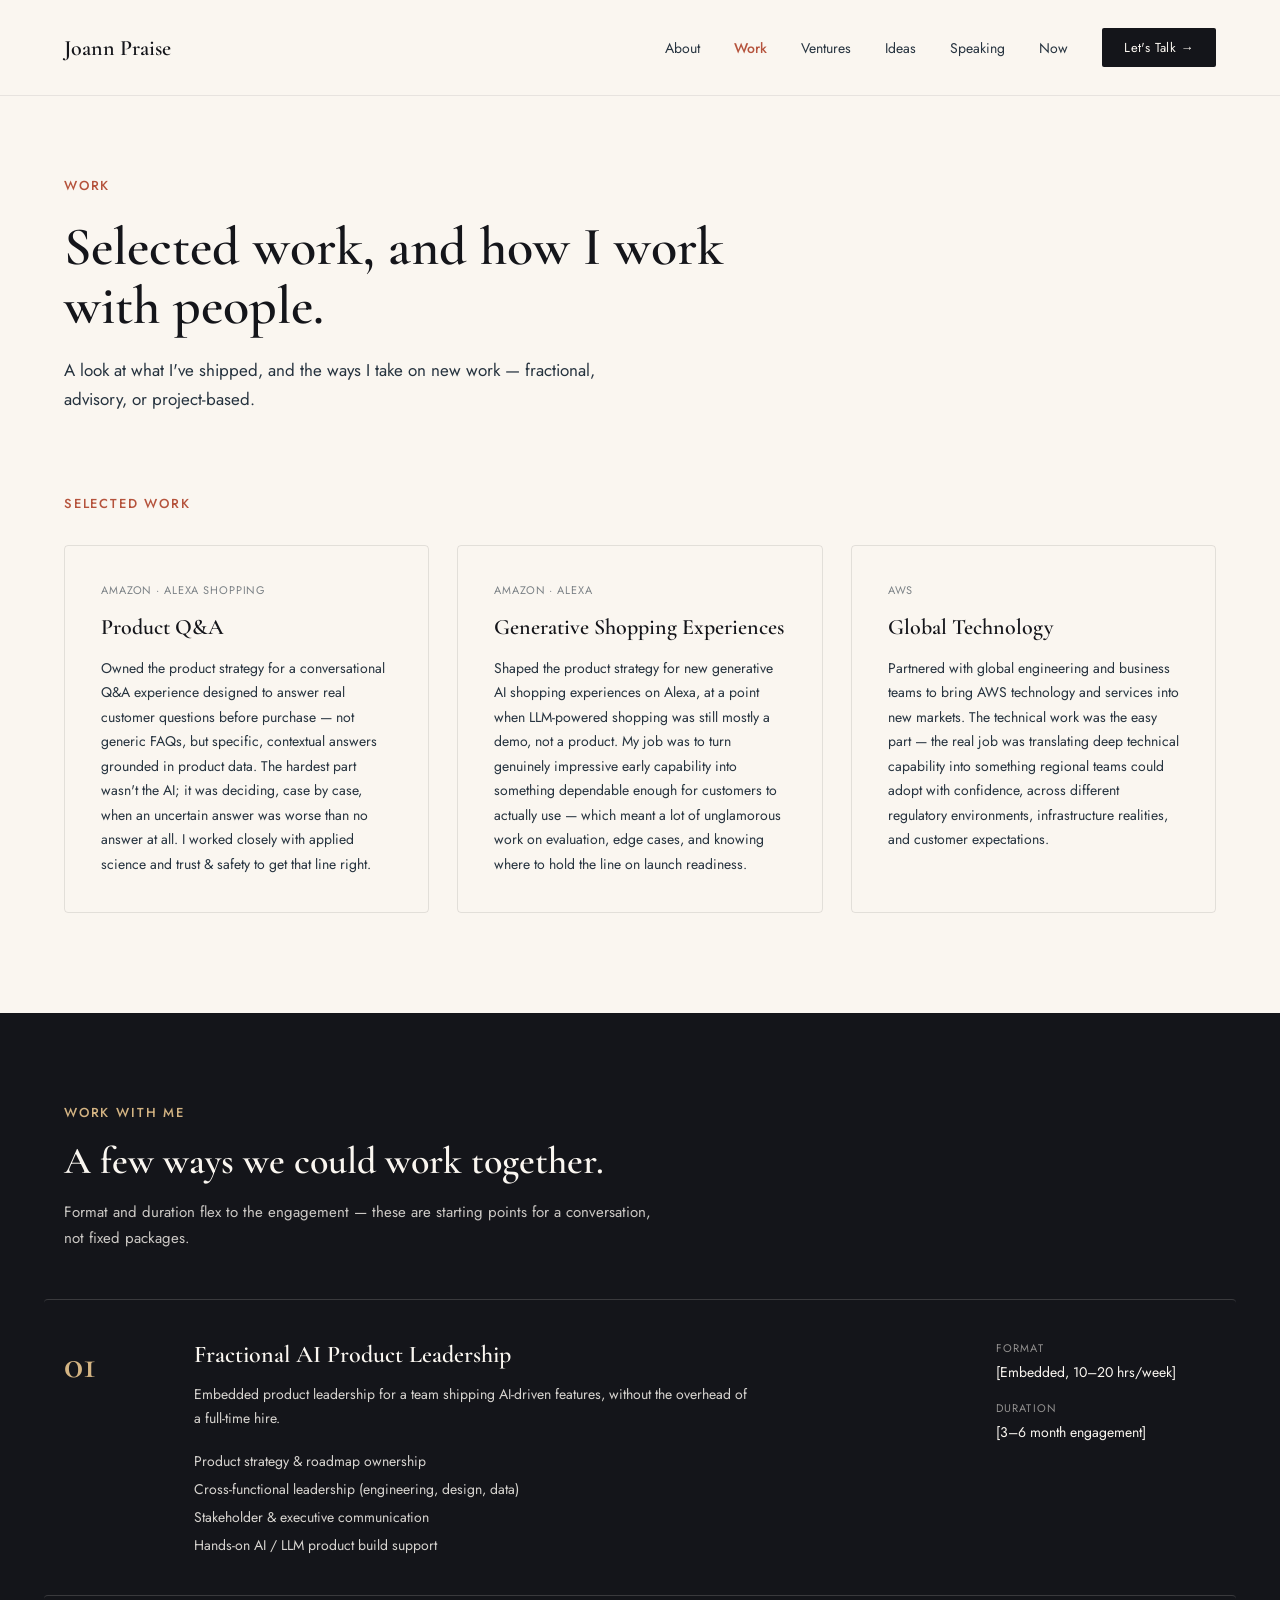
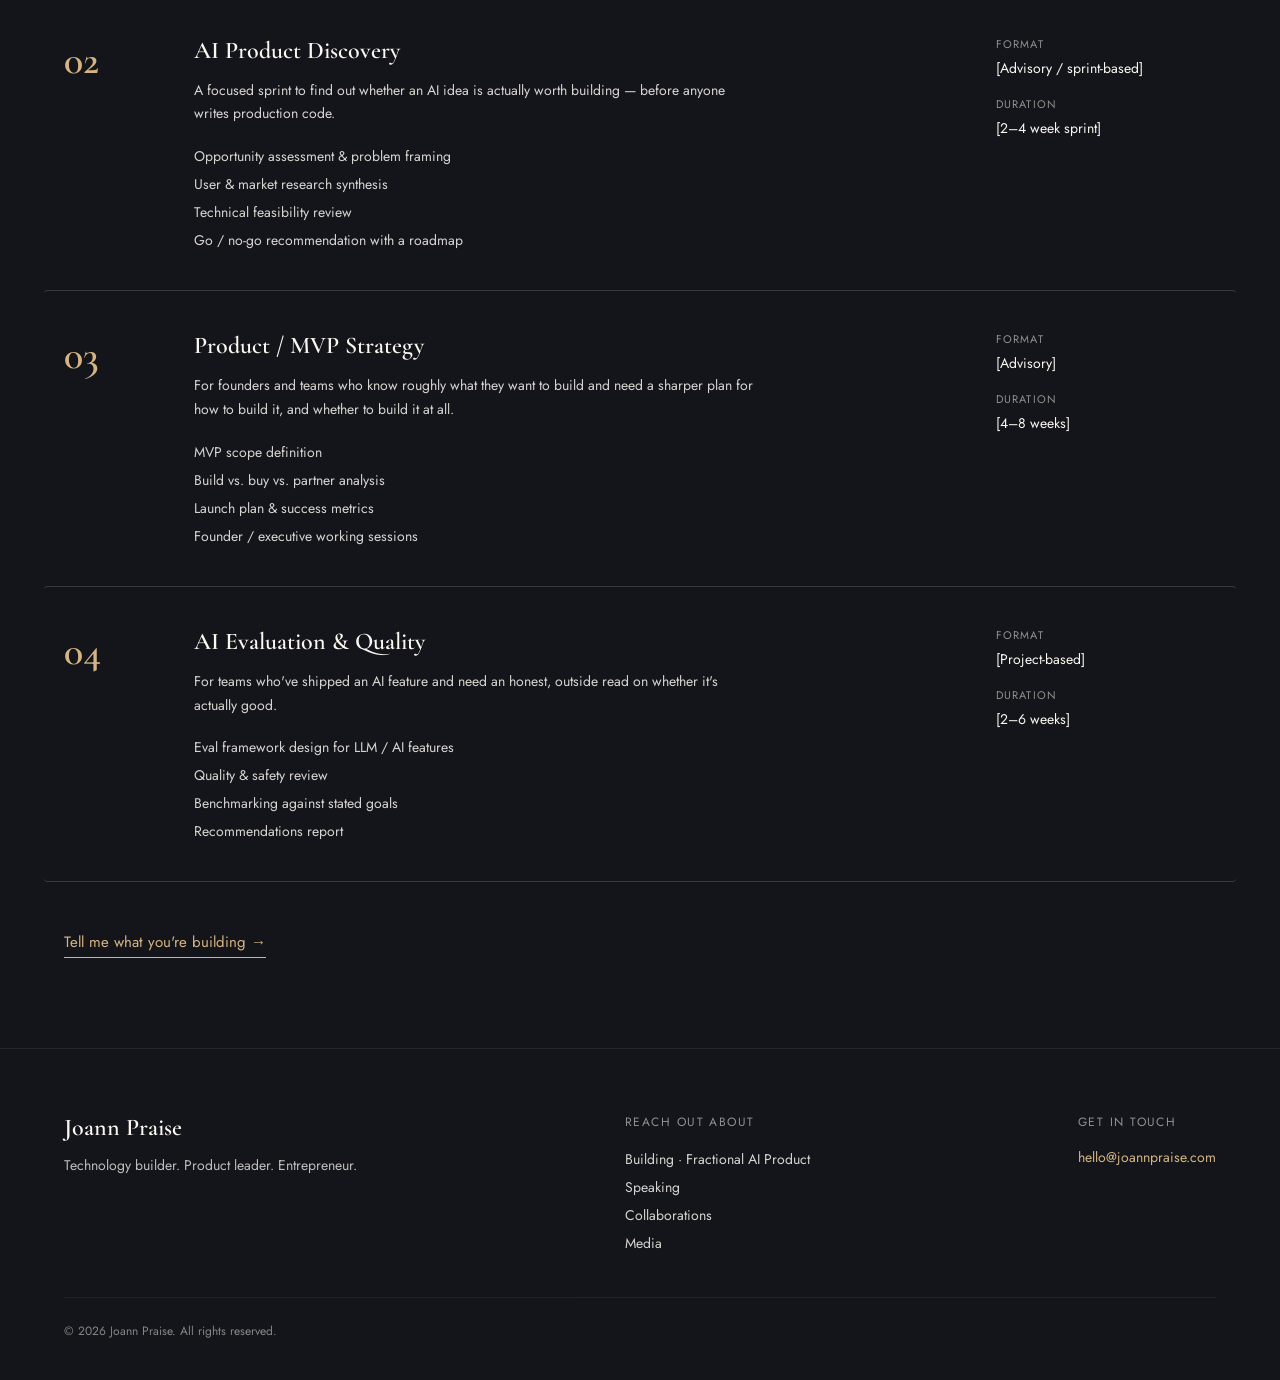
<file: work.html>
<!doctype html>
<html lang="en">
<head>
<meta charset="utf-8">
<meta name="viewport" content="width=device-width, initial-scale=1.0">
<title>Work — Joann Praise</title>
<meta name="description" content="Selected product work from Amazon, AWS, and Alexa, and ways to work with Joann Praise — fractional AI product leadership, discovery, strategy, and evaluation.">
<link rel="preconnect" href="https://fonts.googleapis.com">
<link href="https://fonts.googleapis.com/css2?family=Cormorant+Garamond:wght@500;600;700&family=Jost:wght@300;400;500;600&display=swap" rel="stylesheet">
<link rel="stylesheet" href="style.css">
</head>
<body>

<nav class="site-nav">
  <a href="index.html" class="logo">Joann Praise</a>
  <div class="links">
    <a href="about.html" class="nav-link">About</a>
    <a href="work.html" class="nav-link active">Work</a>
    <a href="ventures.html" class="nav-link">Ventures</a>
    <a href="ideas.html" class="nav-link">Ideas</a>
    <a href="speaking.html" class="nav-link">Speaking</a>
    <a href="now.html" class="nav-link">Now</a>
    <a href="contact.html" class="btn-animate cta">Let's Talk →</a>
  </div>
</nav>

<section style="padding:80px 64px 70px;">
  <div style="font-size:13px; letter-spacing:0.14em; text-transform:uppercase; color:#B5533C; margin-bottom:22px; font-weight:500; animation:heroIn .8s cubic-bezier(.22,1,.36,1) both; animation-delay:.05s;">Work</div>
  <h1 style="font-size:54px; line-height:1.1; font-weight:600; margin:0 0 20px; color:#14151A; max-width:680px; animation:heroIn .8s cubic-bezier(.22,1,.36,1) both; animation-delay:.16s;">Selected work, and how I work with people.</h1>
  <p style="font-size:17px; line-height:1.7; color:#26333F; max-width:560px; margin:0; animation:heroIn .8s cubic-bezier(.22,1,.36,1) both; animation-delay:.28s;">A look at what I've shipped, and the ways I take on new work — fractional, advisory, or project-based.</p>
</section>

<section style="padding:10px 64px 100px;">
  <div class="reveal" style="font-size:13px; letter-spacing:0.14em; text-transform:uppercase; color:#B5533C; margin-bottom:16px; font-weight:500;">Selected Work</div>
  <div style="display:grid; grid-template-columns:repeat(3,minmax(0,1fr)); gap:28px; margin-top:32px;">
    <div class="reveal card-animate" style="border:1px solid rgba(20,21,26,0.1); border-radius:4px; padding:36px; display:flex; flex-direction:column; gap:16px; transition-delay:0s;">
      <div style="font-size:11px; letter-spacing:0.08em; text-transform:uppercase; color:#26333F; opacity:0.6;">Amazon · Alexa Shopping</div>
      <h3 style="font-size:22px; font-weight:600; margin:0; color:#14151A;">Product Q&amp;A</h3>
      <p style="font-size:14px; line-height:1.75; color:#26333F; margin:0;">Owned the product strategy for a conversational Q&amp;A experience designed to answer real customer questions before purchase — not generic FAQs, but specific, contextual answers grounded in product data. The hardest part wasn't the AI; it was deciding, case by case, when an uncertain answer was worse than no answer at all. I worked closely with applied science and trust &amp; safety to get that line right.</p>
    </div>
    <div class="reveal card-animate" style="border:1px solid rgba(20,21,26,0.1); border-radius:4px; padding:36px; display:flex; flex-direction:column; gap:16px; transition-delay:.08s;">
      <div style="font-size:11px; letter-spacing:0.08em; text-transform:uppercase; color:#26333F; opacity:0.6;">Amazon · Alexa</div>
      <h3 style="font-size:22px; font-weight:600; margin:0; color:#14151A;">Generative Shopping Experiences</h3>
      <p style="font-size:14px; line-height:1.75; color:#26333F; margin:0;">Shaped the product strategy for new generative AI shopping experiences on Alexa, at a point when LLM-powered shopping was still mostly a demo, not a product. My job was to turn genuinely impressive early capability into something dependable enough for customers to actually use — which meant a lot of unglamorous work on evaluation, edge cases, and knowing where to hold the line on launch readiness.</p>
    </div>
    <div class="reveal card-animate" style="border:1px solid rgba(20,21,26,0.1); border-radius:4px; padding:36px; display:flex; flex-direction:column; gap:16px; transition-delay:.16s;">
      <div style="font-size:11px; letter-spacing:0.08em; text-transform:uppercase; color:#26333F; opacity:0.6;">AWS</div>
      <h3 style="font-size:22px; font-weight:600; margin:0; color:#14151A;">Global Technology</h3>
      <p style="font-size:14px; line-height:1.75; color:#26333F; margin:0;">Partnered with global engineering and business teams to bring AWS technology and services into new markets. The technical work was the easy part — the real job was translating deep technical capability into something regional teams could adopt with confidence, across different regulatory environments, infrastructure realities, and customer expectations.</p>
    </div>
  </div>
</section>

<section class="reveal" style="background:#14151A; color:#FAF6F0; padding:90px 64px;">
  <div style="font-size:13px; letter-spacing:0.14em; text-transform:uppercase; color:#D4B483; margin-bottom:16px; font-weight:500;">Work With Me</div>
  <h2 style="font-size:38px; font-weight:600; margin:0 0 16px; max-width:640px;">A few ways we could work together.</h2>
  <p style="font-size:15px; line-height:1.7; opacity:0.8; margin:0 0 48px; max-width:600px;">Format and duration flex to the engagement — these are starting points for a conversation, not fixed packages.</p>

  <div style="display:flex; flex-direction:column; gap:0;">

    <div class="offer-row" style="border-top:1px solid rgba(250,246,240,0.16); padding:40px 20px; margin:0 -20px; display:flex; gap:40px; flex-wrap:wrap; border-radius:4px;">
      <div class="offer-num" style="flex:0 0 90px; font-family:'Cormorant Garamond',serif; font-size:40px; font-weight:600; color:#D4B483;">01</div>
      <div style="flex:1 1 360px; min-width:0;">
        <h3 style="font-size:24px; font-weight:600; margin:0 0 14px; color:#FAF6F0;">Fractional AI Product Leadership</h3>
        <p style="font-size:14px; line-height:1.7; opacity:0.85; margin:0 0 20px; max-width:560px;">Embedded product leadership for a team shipping AI-driven features, without the overhead of a full-time hire.</p>
        <ul style="margin:0; padding:0; list-style:none; display:flex; flex-direction:column; gap:8px; font-size:14px; opacity:0.85;">
          <li>Product strategy &amp; roadmap ownership</li>
          <li>Cross-functional leadership (engineering, design, data)</li>
          <li>Stakeholder &amp; executive communication</li>
          <li>Hands-on AI / LLM product build support</li>
        </ul>
      </div>
      <div style="flex:0 0 220px;">
        <div style="font-size:11px; letter-spacing:0.1em; text-transform:uppercase; opacity:0.55; margin-bottom:6px;">Format</div>
        <div style="font-size:14px; margin-bottom:18px;">[Embedded, 10–20 hrs/week]</div>
        <div style="font-size:11px; letter-spacing:0.1em; text-transform:uppercase; opacity:0.55; margin-bottom:6px;">Duration</div>
        <div style="font-size:14px;">[3–6 month engagement]</div>
      </div>
    </div>

    <div class="offer-row" style="border-top:1px solid rgba(250,246,240,0.16); padding:40px 20px; margin:0 -20px; display:flex; gap:40px; flex-wrap:wrap; border-radius:4px;">
      <div class="offer-num" style="flex:0 0 90px; font-family:'Cormorant Garamond',serif; font-size:40px; font-weight:600; color:#D4B483;">02</div>
      <div style="flex:1 1 360px; min-width:0;">
        <h3 style="font-size:24px; font-weight:600; margin:0 0 14px; color:#FAF6F0;">AI Product Discovery</h3>
        <p style="font-size:14px; line-height:1.7; opacity:0.85; margin:0 0 20px; max-width:560px;">A focused sprint to find out whether an AI idea is actually worth building — before anyone writes production code.</p>
        <ul style="margin:0; padding:0; list-style:none; display:flex; flex-direction:column; gap:8px; font-size:14px; opacity:0.85;">
          <li>Opportunity assessment &amp; problem framing</li>
          <li>User &amp; market research synthesis</li>
          <li>Technical feasibility review</li>
          <li>Go / no-go recommendation with a roadmap</li>
        </ul>
      </div>
      <div style="flex:0 0 220px;">
        <div style="font-size:11px; letter-spacing:0.1em; text-transform:uppercase; opacity:0.55; margin-bottom:6px;">Format</div>
        <div style="font-size:14px; margin-bottom:18px;">[Advisory / sprint-based]</div>
        <div style="font-size:11px; letter-spacing:0.1em; text-transform:uppercase; opacity:0.55; margin-bottom:6px;">Duration</div>
        <div style="font-size:14px;">[2–4 week sprint]</div>
      </div>
    </div>

    <div class="offer-row" style="border-top:1px solid rgba(250,246,240,0.16); padding:40px 20px; margin:0 -20px; display:flex; gap:40px; flex-wrap:wrap; border-radius:4px;">
      <div class="offer-num" style="flex:0 0 90px; font-family:'Cormorant Garamond',serif; font-size:40px; font-weight:600; color:#D4B483;">03</div>
      <div style="flex:1 1 360px; min-width:0;">
        <h3 style="font-size:24px; font-weight:600; margin:0 0 14px; color:#FAF6F0;">Product / MVP Strategy</h3>
        <p style="font-size:14px; line-height:1.7; opacity:0.85; margin:0 0 20px; max-width:560px;">For founders and teams who know roughly what they want to build and need a sharper plan for how to build it, and whether to build it at all.</p>
        <ul style="margin:0; padding:0; list-style:none; display:flex; flex-direction:column; gap:8px; font-size:14px; opacity:0.85;">
          <li>MVP scope definition</li>
          <li>Build vs. buy vs. partner analysis</li>
          <li>Launch plan &amp; success metrics</li>
          <li>Founder / executive working sessions</li>
        </ul>
      </div>
      <div style="flex:0 0 220px;">
        <div style="font-size:11px; letter-spacing:0.1em; text-transform:uppercase; opacity:0.55; margin-bottom:6px;">Format</div>
        <div style="font-size:14px; margin-bottom:18px;">[Advisory]</div>
        <div style="font-size:11px; letter-spacing:0.1em; text-transform:uppercase; opacity:0.55; margin-bottom:6px;">Duration</div>
        <div style="font-size:14px;">[4–8 weeks]</div>
      </div>
    </div>

    <div class="offer-row" style="border-top:1px solid rgba(250,246,240,0.16); border-bottom:1px solid rgba(250,246,240,0.16); padding:40px 20px; margin:0 -20px; display:flex; gap:40px; flex-wrap:wrap; border-radius:4px;">
      <div class="offer-num" style="flex:0 0 90px; font-family:'Cormorant Garamond',serif; font-size:40px; font-weight:600; color:#D4B483;">04</div>
      <div style="flex:1 1 360px; min-width:0;">
        <h3 style="font-size:24px; font-weight:600; margin:0 0 14px; color:#FAF6F0;">AI Evaluation &amp; Quality</h3>
        <p style="font-size:14px; line-height:1.7; opacity:0.85; margin:0 0 20px; max-width:560px;">For teams who've shipped an AI feature and need an honest, outside read on whether it's actually good.</p>
        <ul style="margin:0; padding:0; list-style:none; display:flex; flex-direction:column; gap:8px; font-size:14px; opacity:0.85;">
          <li>Eval framework design for LLM / AI features</li>
          <li>Quality &amp; safety review</li>
          <li>Benchmarking against stated goals</li>
          <li>Recommendations report</li>
        </ul>
      </div>
      <div style="flex:0 0 220px;">
        <div style="font-size:11px; letter-spacing:0.1em; text-transform:uppercase; opacity:0.55; margin-bottom:6px;">Format</div>
        <div style="font-size:14px; margin-bottom:18px;">[Project-based]</div>
        <div style="font-size:11px; letter-spacing:0.1em; text-transform:uppercase; opacity:0.55; margin-bottom:6px;">Duration</div>
        <div style="font-size:14px;">[2–6 weeks]</div>
      </div>
    </div>

  </div>

  <div style="margin-top:48px;">
    <a href="contact.html" class="idea-link" style="font-size:15px; color:#D4B483; border-bottom:1px solid #D4B483; padding-bottom:4px;">Tell me what you're building →</a>
  </div>
</section>

<footer class="site-footer" style="border-top:1px solid rgba(250,246,240,0.08);">
  <div class="cols">
    <div style="max-width:380px;">
      <div class="brand">Joann Praise</div>
      <div style="font-size:14px; line-height:1.7; opacity:0.75;">Technology builder. Product leader. Entrepreneur.</div>
    </div>
    <div>
      <div class="label">Reach out about</div>
      <div style="font-size:14px; line-height:2; opacity:0.85;">Building · Fractional AI Product<br>Speaking<br>Collaborations<br>Media</div>
    </div>
    <div>
      <div class="label">Get in touch</div>
      <a href="mailto:hello@joannpraise.com" style="font-size:14px; color:#D4B483;">hello@joannpraise.com</a>
    </div>
  </div>
  <div class="bottom">© 2026 Joann Praise. All rights reserved.</div>
</footer>

<script src="script.js" defer></script>
</body>
</html>
</file>
<file: style.css>
/* joannpraise.com — shared stylesheet */

* { box-sizing: border-box; }

body {
  margin: 0;
  font-family: 'Jost', sans-serif;
  background: #FAF6F0;
  color: #14151A;
}

h1, h2, h3 { font-family: 'Cormorant Garamond', serif; margin: 0; }

a { color: #D4B483; text-decoration: none; transition: color .25s ease; }
a:hover { color: #B5533C; }

img { max-width: 100%; }

table { width: 100%; border-collapse: collapse; }
td { padding: 16px 0; border-bottom: 1px solid rgba(20,21,26,0.1); font-size: 15px; }
tr td { transition: padding-left .25s ease; }
tr:hover td { padding-left: 6px; }

input, textarea, select { font-family: 'Jost', sans-serif; }
input:focus, textarea:focus, select:focus {
  outline: none;
  border-color: #D4B483 !important;
  box-shadow: 0 0 0 3px rgba(212,180,131,0.25);
  transition: box-shadow .25s ease, border-color .25s ease;
}

/* ---- motion system ---- */

@keyframes heroIn { from { opacity: 0; transform: translateY(18px); } to { opacity: 1; transform: translateY(0); } }
@keyframes badgeIn { from { opacity: 0; transform: translateY(10px) scale(.94); } to { opacity: 1; transform: translateY(0) scale(1); } }
@keyframes floatY { 0%, 100% { transform: translateY(0); } 50% { transform: translateY(-10px); } }

.reveal {
  opacity: 0;
  transform: translateY(26px);
  transition: opacity .7s cubic-bezier(.22,1,.36,1), transform .7s cubic-bezier(.22,1,.36,1);
}
.reveal.is-visible { opacity: 1; transform: translateY(0); }

.btn-animate { transition: transform .15s ease, box-shadow .25s ease, background-color .25s ease, border-color .25s ease; }
.btn-animate:hover { transform: translateY(-2px); box-shadow: 0 10px 22px rgba(20,21,26,0.14); }
.btn-animate:active { transform: scale(0.96); }

.card-animate { transition: transform .35s cubic-bezier(.22,1,.36,1), box-shadow .35s ease, border-color .35s ease; }
.card-animate:hover { transform: translateY(-6px); box-shadow: 0 18px 36px rgba(20,21,26,0.10); border-color: rgba(20,21,26,0.22); }

.nav-link { position: relative; }
.nav-link::after {
  content: '';
  position: absolute;
  left: 0; bottom: -6px;
  width: 0; height: 1px;
  background: #B5533C;
  transition: width .25s ease;
}
.nav-link:hover::after { width: 100%; }

.idea-link { transition: transform .25s ease, color .25s ease; display: inline-block; }
.idea-link:hover { transform: translateX(8px); }

.float { animation: floatY 5.5s ease-in-out infinite; }

.offer-row { transition: background-color .3s ease, padding-left .3s ease; }
.offer-row:hover { background-color: rgba(250,246,240,0.04); padding-left: 10px; }
.offer-num { transition: color .3s ease, transform .3s ease; display: inline-block; }
.offer-row:hover .offer-num { color: #B5533C; transform: scale(1.08); }

.img-animate { transition: transform .5s cubic-bezier(.22,1,.36,1); }
.venture-row:hover .img-animate { transform: scale(1.03); }

.pill { transition: transform .2s ease, background-color .25s ease, color .25s ease, border-color .25s ease; cursor: default; }
.pill:hover { transform: translateY(-2px); }
.pill:active { transform: scale(0.95); }

.idea-row { transition: background-color .3s ease, padding-left .3s ease; }
.idea-row:hover { background-color: rgba(20,21,26,0.03); padding-left: 12px; }

/* ---- layout helpers ---- */

.wrap { max-width: 1440px; margin: 0 auto; }

nav.site-nav {
  display: flex;
  align-items: center;
  justify-content: space-between;
  padding: 28px 64px;
  border-bottom: 1px solid rgba(20,21,26,0.08);
  animation: heroIn .7s cubic-bezier(.22,1,.36,1) both;
}
nav.site-nav .logo {
  font-family: 'Cormorant Garamond', serif;
  font-size: 22px;
  font-weight: 600;
  color: #14151A;
}
nav.site-nav .links { display: flex; align-items: center; gap: 34px; flex-wrap: wrap; }
nav.site-nav .links a:not(.btn-animate) { font-size: 14px; color: #26333F; }
nav.site-nav .links a.active { color: #B5533C; font-weight: 500; }
nav.site-nav .cta {
  padding: 10px 22px;
  background: #14151A;
  color: #FAF6F0;
  border-radius: 2px;
  font-size: 13px;
  letter-spacing: 0.03em;
}

footer.site-footer {
  background: #14151A;
  color: #FAF6F0;
  padding: 64px 64px 40px;
}
footer.site-footer .cols {
  display: flex;
  justify-content: space-between;
  flex-wrap: wrap;
  gap: 40px;
}
footer.site-footer .brand { font-family: 'Cormorant Garamond', serif; font-size: 24px; font-weight: 600; margin-bottom: 12px; }
footer.site-footer .label { font-size: 12px; letter-spacing: 0.12em; text-transform: uppercase; opacity: 0.55; margin-bottom: 14px; }
footer.site-footer .bottom {
  margin-top: 40px;
  padding-top: 24px;
  border-top: 1px solid rgba(250,246,240,0.12);
  font-size: 12px;
  opacity: 0.5;
}

@media (max-width: 760px) {
  nav.site-nav, section, footer.site-footer { padding-left: 24px !important; padding-right: 24px !important; }
  h1 { font-size: 38px !important; }
  div[style*="font-size:72px"], div[style*="font-size:54px"] { font-size: 40px !important; }

  /* collapse every inline grid (3-col, 4-col, 2-col work/card layouts) to a single column */
  div[style*="grid-template-columns"] { grid-template-columns: 1fr !important; }

  /* venture image+text rows: stack the image above the text, full width */
  .venture-row { flex-direction: column !important; }
  .venture-row > div { max-width: 100% !important; flex-basis: auto !important; }

  nav.site-nav { flex-direction: column; align-items: flex-start; gap: 18px; }
  nav.site-nav .links { gap: 18px; row-gap: 12px; }

  footer.site-footer .cols { flex-direction: column; gap: 32px; }
}
</file>
